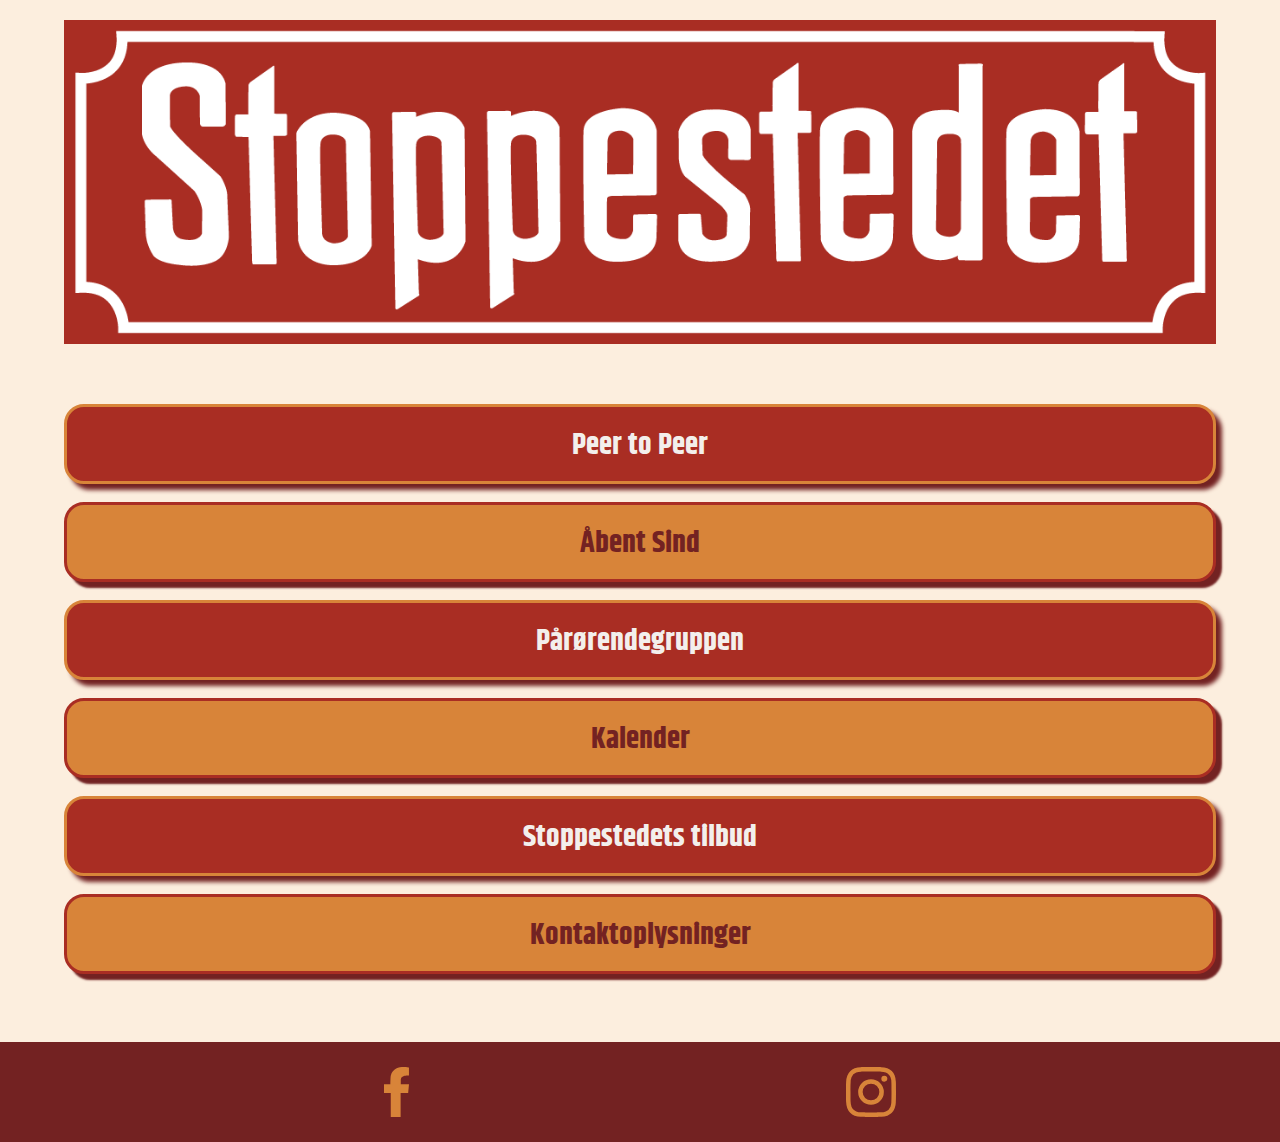
<file: Index.html>
<!doctype html>
<html>
<head>
<meta charset="utf-8">
<meta name="viewport" content="width=device-width, initial-scale=1.0" />
<link rel="stylesheet" type="text/css" href="./style/Style.css" />
<link rel="preconnect" href="https://fonts.gstatic.com">
<link href="https://fonts.googleapis.com/css2?family=Khand:wght@300;400;500;700&display=swap" rel="stylesheet">
<link rel="preconnect" href="https://fonts.gstatic.com">
<link href="https://fonts.googleapis.com/css2?family=Roboto:wght@400;500;700&display=swap" rel="stylesheet">
<title>Stoppestedet</title>
</head>

<body>
	<div class="oversigt" id="oversigt">
		<img class="logo-forsiden" src="./img/stoppestedet.png" alt="Stoppestedets logo">
		<div class="oversigt-boxes">
			
				<div class="oversigt-box"><a href="./html/PeerToPeer.html"><h2>Peer to Peer</h2></a><br>
				</div>
				<br>
				<div class="oversigt-box2"><a href="./html/aabentsind.html"><h2>Åbent Sind</h2></a><br>
				</div>
				<br>
				<div class="oversigt-box"><a href="./html/paaroerendegruppen.html"><h2>Pårørendegruppen</h2></a><br>
				</div>
				<br>
				<div class="oversigt-box2"><a href="./html/Kalender.html"><h2>Kalender</h2></a><br>
				</div>
				<br>
				<div class="oversigt-box"><a href="./html/aktiviteter.html"><h2>Stoppestedets tilbud</h2></a><br>
				</div>
				<br>
				<div class="oversigt-box2"><a href="./html/kontaktoplysninger.html"><h2>Kontaktoplysninger</h2></a>
				</div>
			
		</div>
	</div>
	<br>

	<footer >
		<div class="footer">
		<nav>
			<ul class="footermenu">
				<li><a href="https://www.facebook.com/" target="_blank"><img class="footeritem1" src="./img/Ikoner/face orange.svg"  alt="Facebook forbindelse"></a></li>
				<li><a href="https://www.instagram.com/" target="_blank"><img class="footeritem2" src="./img/Ikoner/insta orange.svg"  alt="Instagram forbindelse"></a></li>
			</ul>
		</nav>
	</div>
	</footer>
</body>
</html>
</file>
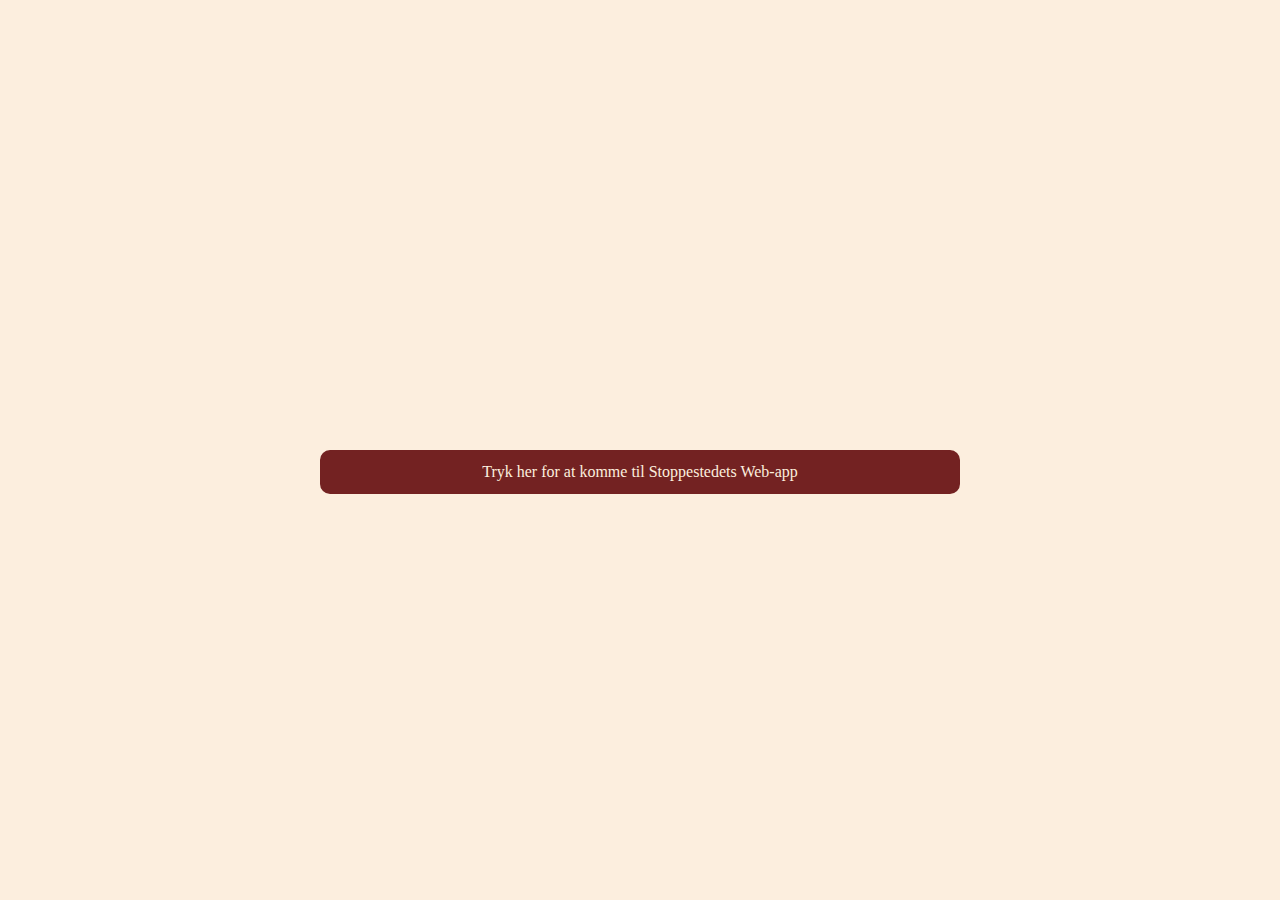
<file: dummystart.html>
<!DOCTYPE html>
<html lang="en">
<head>
    <meta charset="UTF-8">
    <meta name="viewport" content="width=, initial-scale=1.0">
    <link rel="stylesheet" href="./style/Style.css">
    <title>Document</title>
</head>
<body>
    <a href="./html/loading.html" class="dummystart"> Tryk her for at komme til Stoppestedets Web-app</a>
</body>
</html>
</file>
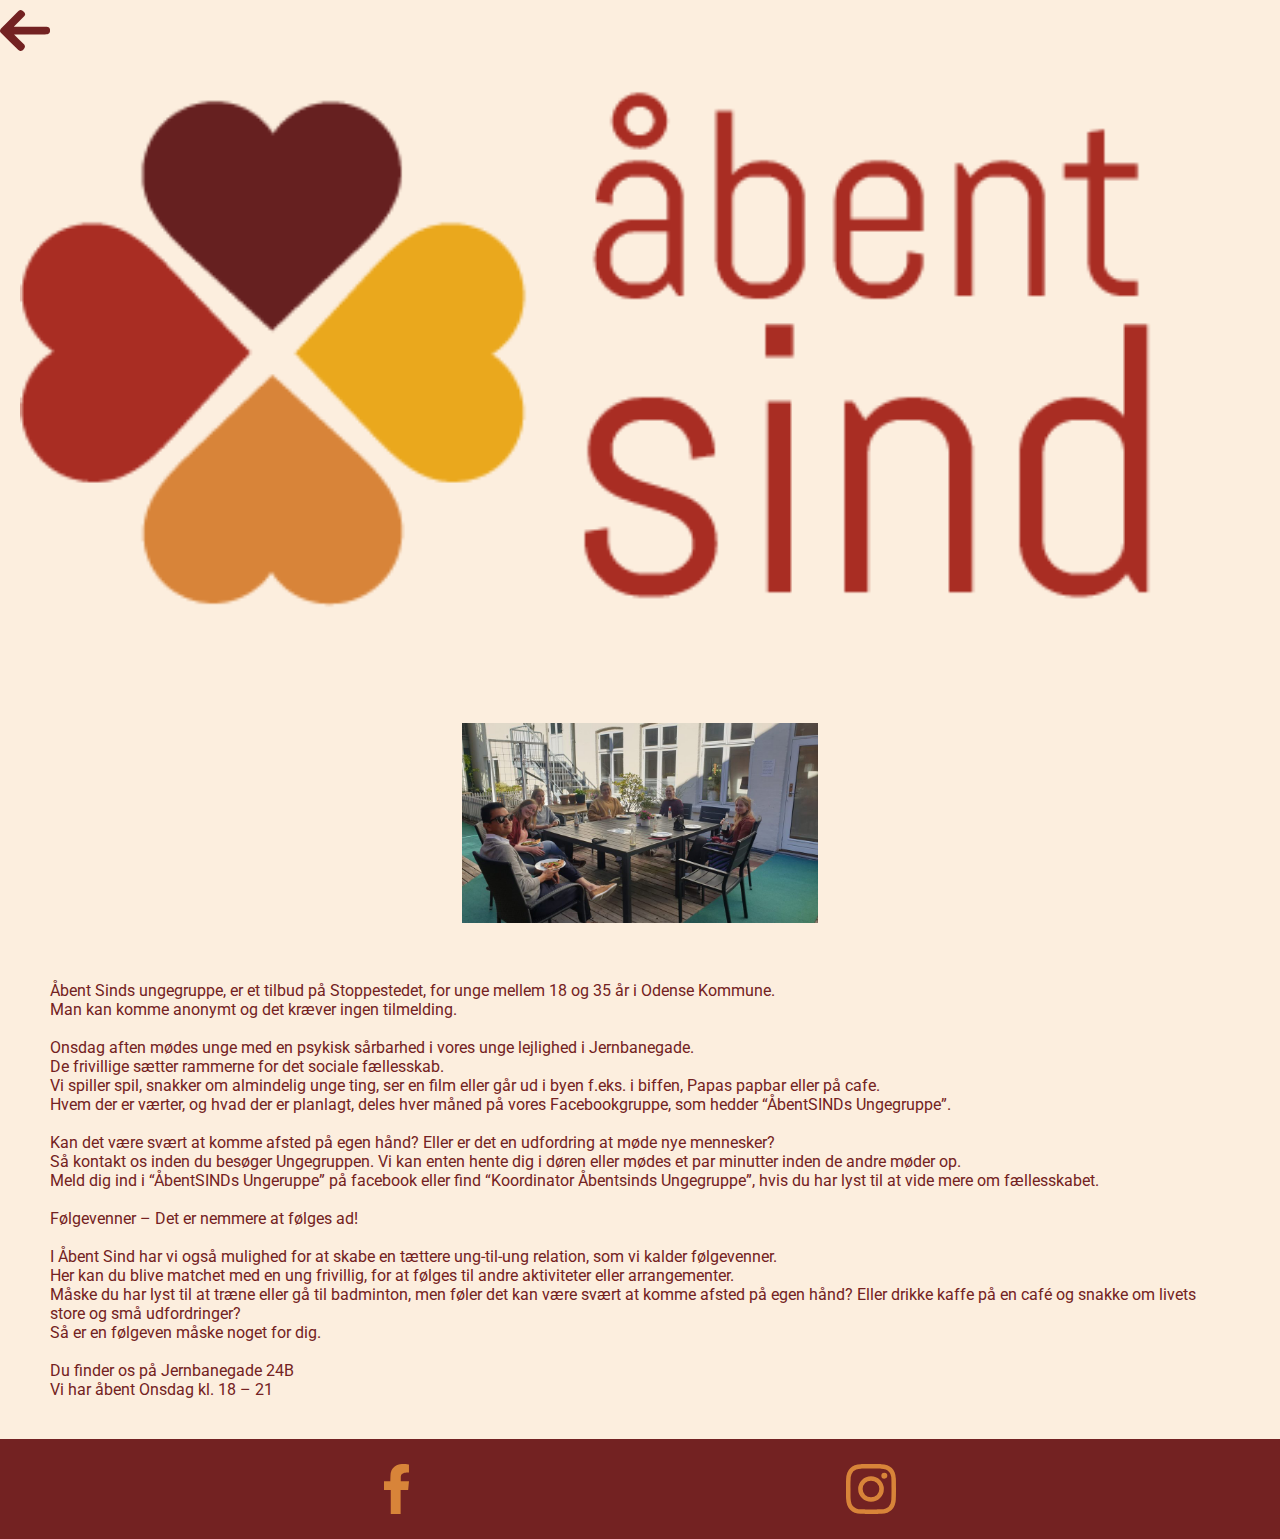
<file: html/aabentsind.html>
<!doctype html>
<html>
<head>
<meta charset="utf-8">
<meta name="viewport" content="width=device-width, initial-scale=1.0" />
<link rel="stylesheet" type="text/css" href="../style/Style.css" />
<link rel="preconnect" href="https://fonts.gstatic.com">
<link href="https://fonts.googleapis.com/css2?family=Khand:wght@300;400;500;700&display=swap" rel="stylesheet">
<link rel="preconnect" href="https://fonts.gstatic.com">
<link href="https://fonts.googleapis.com/css2?family=Roboto:wght@400;500;700&display=swap" rel="stylesheet">
<link rel="preconnect" href="https://fonts.gstatic.com">
<link href="https://fonts.googleapis.com/css2?family=Abel&display=swap" rel="stylesheet">
<title>Åbent Sind</title>
</head>

<body>
	<div class="aabentsind-content"> 
		 
			<a href="../Index.html"><img class="tilbage" src="../img/Ikoner/pil mørk rød.svg" alt="Tilbage knap"></a>
			<img class="aabentsindlogo" src="../img/Logoer/abentsind ny.png"  alt="ÅbentSind logo">
			<br>
			<img class="aabentsind-img" src="../img/UngeUdendørs.jpg" height="200px" alt="Billede af unge fra ungegruppen">
			<br>
			<p class="aabentsind-text">

Åbent Sinds ungegruppe, er et tilbud på Stoppestedet, for unge mellem 18 og 35 år i Odense Kommune. <br>
Man kan komme anonymt og det kræver ingen tilmelding. <br>
<br>
Onsdag aften mødes unge med en psykisk sårbarhed i vores unge lejlighed i Jernbanegade. <br>
De frivillige sætter rammerne for det sociale fællesskab. <br>
Vi spiller spil, snakker om almindelig unge ting, ser en film eller går ud i byen f.eks. i biffen, Papas papbar eller på cafe. <br>
Hvem der er værter, og hvad der er planlagt, deles hver måned på vores Facebookgruppe, som hedder “ÅbentSINDs Ungegruppe”. <br>
<br>
Kan det være svært at komme afsted på egen hånd? Eller er det en udfordring at møde nye mennesker? <br>
Så kontakt os inden du besøger Ungegruppen. 
Vi kan enten hente dig i døren eller mødes et par minutter inden de andre møder op. <br>
Meld dig ind i “ÅbentSINDs Ungeruppe” på facebook eller find “Koordinator Åbentsinds Ungegruppe”, hvis du har lyst til at vide mere om fællesskabet. <br>
<br>
Følgevenner – Det er nemmere at følges ad! <br>
<br>
I Åbent Sind har vi også mulighed for at skabe en tættere ung-til-ung relation, som vi kalder følgevenner. <br>
Her kan du blive matchet med en ung frivillig, for at følges til andre aktiviteter eller arrangementer. <br>
Måske du har lyst til at træne eller gå til badminton, men føler det kan være svært at komme afsted på egen hånd? 
Eller drikke kaffe på en café og snakke om livets store og små udfordringer? <br>
Så er en følgeven måske noget for dig. <br>
<br>
Du finder os på Jernbanegade 24B <br>
Vi har åbent Onsdag kl. 18 – 21

			</p>
		
	</div>
	<footer >
		<div class="footer">
		<nav>
			<ul class="footermenu">
				<li><a href="https://www.facebook.com/" target="_blank"><img class="footeritem1" src="../img/Ikoner/face orange.svg"  alt="Facebook forbindelse"></a></li>
				<li><a href="https://www.instagram.com/" target="_blank"><img class="footeritem2" src="../img/Ikoner/insta orange.svg"  alt="Instagram forbindelse"></a></li>
			</ul>
		</nav>
	</div>
	</footer>
</body>
</html>
</file>
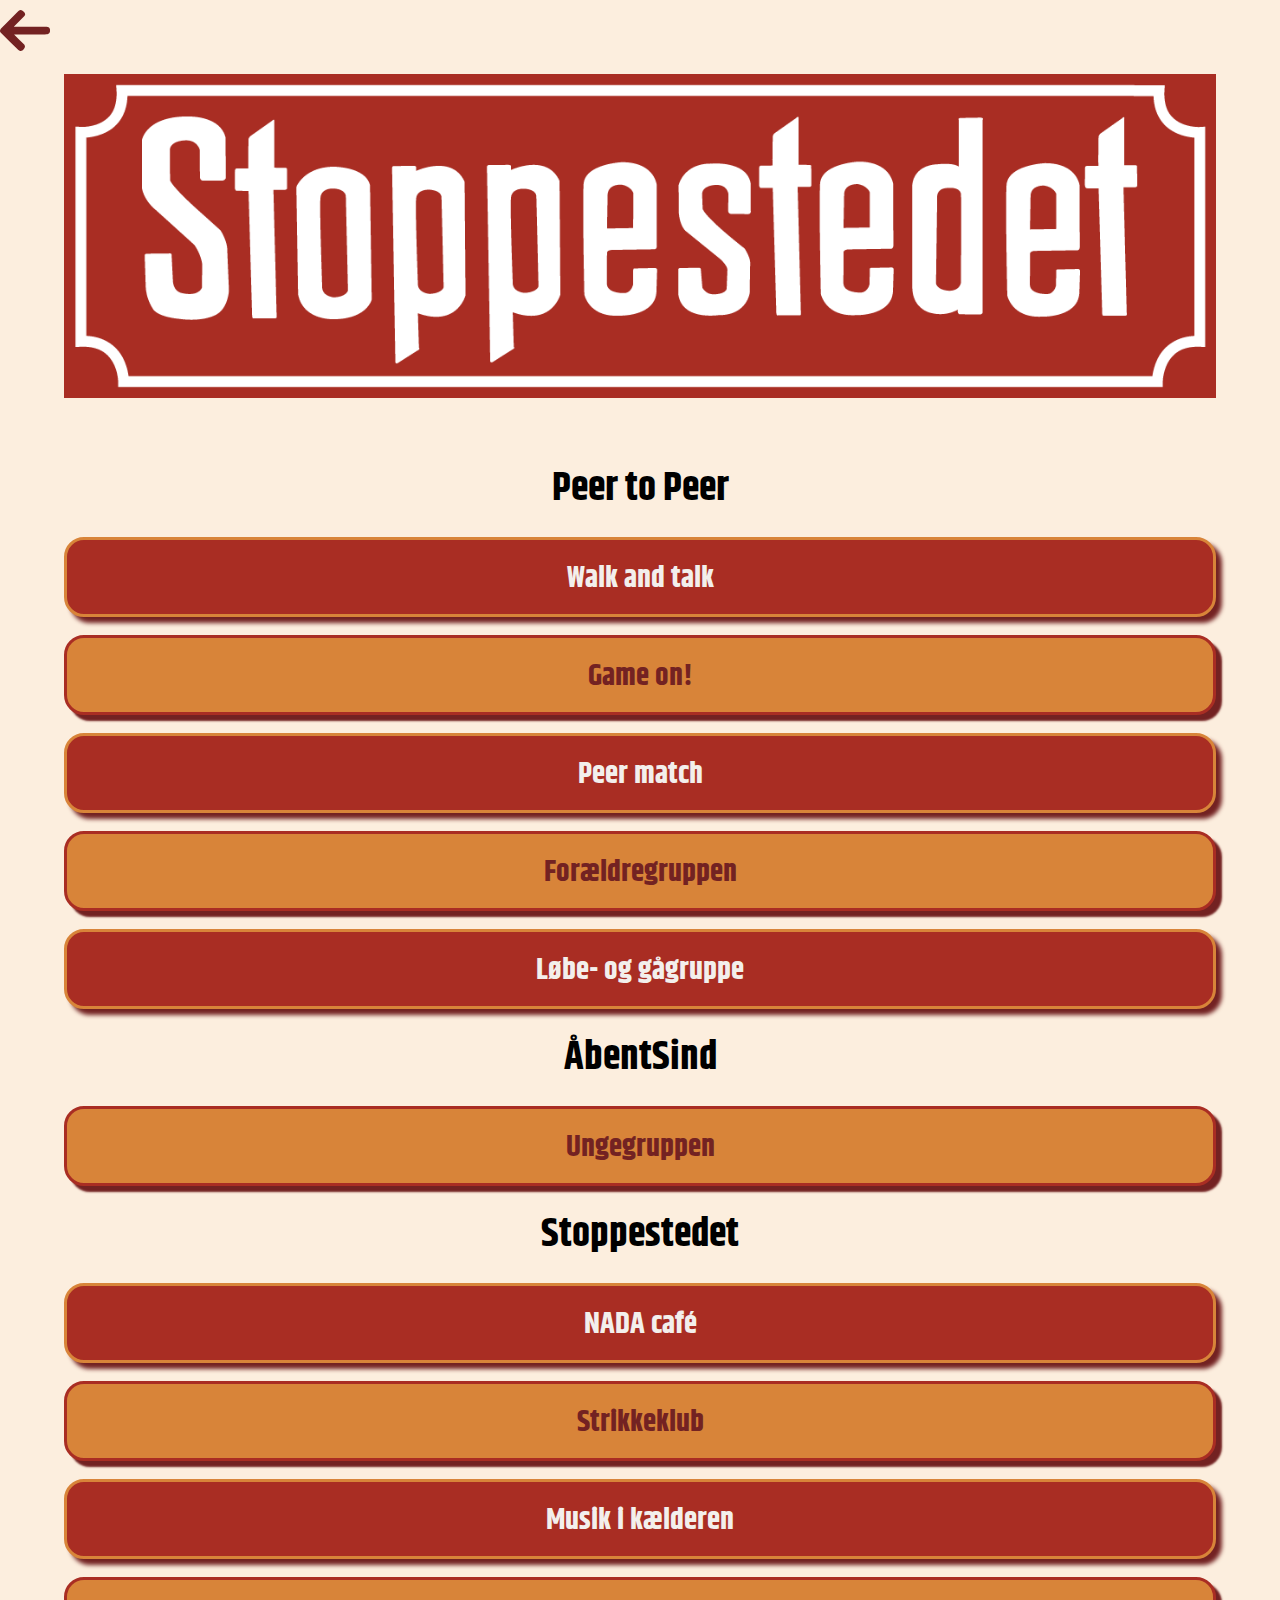
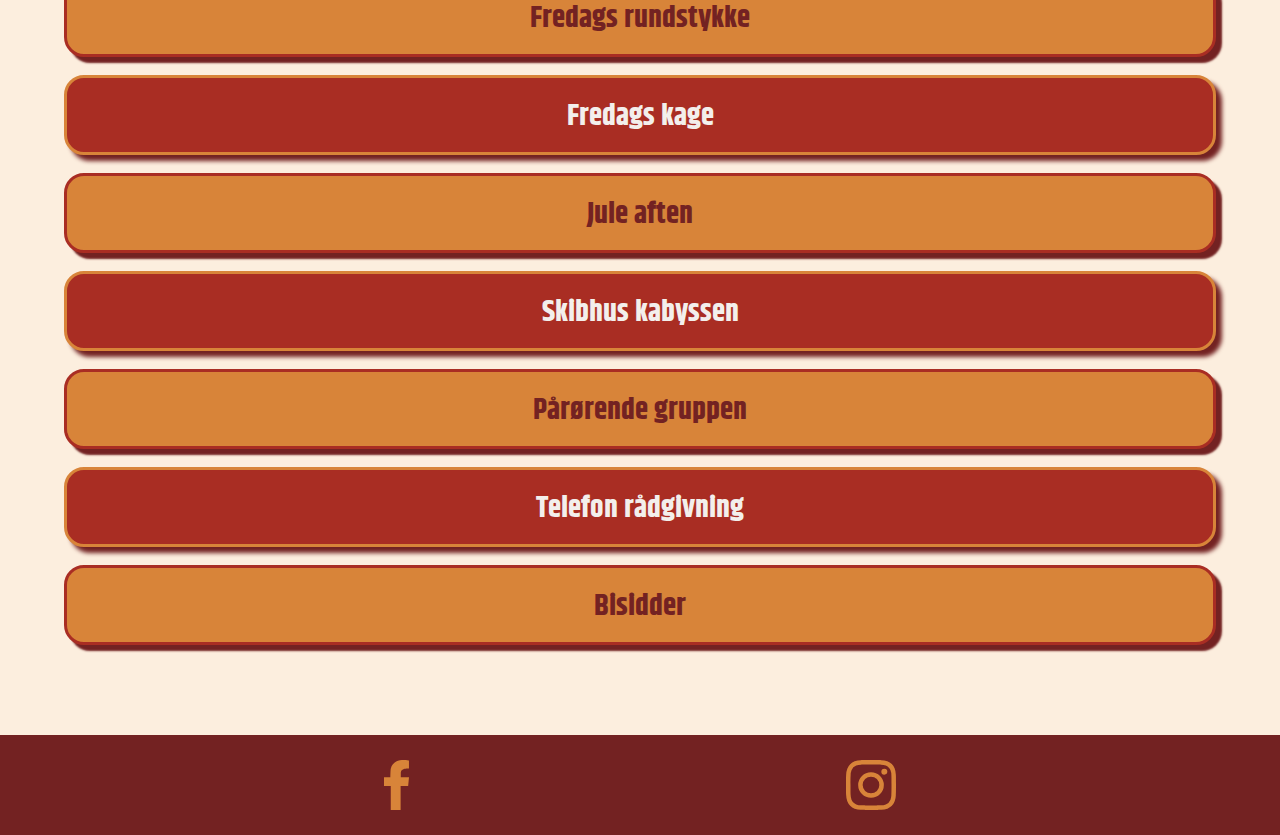
<file: html/aktiviteter.html>
<!doctype html>
<html>
<head>
<meta charset="utf-8">
<meta name="viewport" content="width=device-width, initial-scale=1.0" />
<link rel="stylesheet" type="text/css" href="../style/Style.css" />
<script src="../js/aktiviteter.js"></script>
<link rel="preconnect" href="https://fonts.gstatic.com">
<link href="https://fonts.googleapis.com/css2?family=Khand:wght@300;400;500;700&display=swap" rel="stylesheet">
<link rel="preconnect" href="https://fonts.gstatic.com">
<link href="https://fonts.googleapis.com/css2?family=Roboto:wght@400;500;700&display=swap" rel="stylesheet">
<link rel="preconnect" href="https://fonts.gstatic.com">
<link href="https://fonts.googleapis.com/css2?family=Abel&display=swap" rel="stylesheet">
<title>Stoppestedets tilbud</title>


</head>

<body>
	<div class="aktiviteter-oversigt" id="aktiviteter-oversigt">
		<a href="../Index.html"><img class="tilbage" src="../img/Ikoner/pil mørk rød.svg" alt="Tilbage knap"></a>
		<br>
		<br>
		<br>
		
		<img class="logo" src="../img/stoppestedet.png" alt="Stoppestedets logo">
		<div class="oversigt-boxes">
				<h3>Peer to Peer</h3>
				<br>
				<div class="oversigt-box"><button1 onclick="FoldUd()"><h2>Walk and talk</h2></button1><br>
				</div>
				<div id="EmneIndhold">
					<h1> I Walk and Talk mødes vi til en gåtur. <br>
					Der er ingen tilmelding nødvendigt, man dukker bare op. <br>
					Vi mødes foran Stoppestedet, herfra går vi ca. 4 km. Tempoet er stille og roligt, så alle kan gå med.
					Vi snakker om alt muligt som rør sig i mens vi går. <br>
					Walk and Talk foregår hver torsdag kl. 13:00. <br>
					Efter turen er der mulighed for at drikke en kop kaffe sammen på Stoppestedet.</h1> <br>

<p>
’Walk and Talk’ er en aktivitet oprettet af Jesper Runge. <br>
Han har selv oplevet den gode effekt af det at gå en tur, samtidig med man snakker om tingene. <br>
For ham er det et vidunderligt værktøj, som han gerne vil dele med andre. <br>
Det at komme ud i den friske luft og gå sammen, får en til at åbne op, og bare være. <br>
Turen er smukt i al slags vejr, sommer, efterår, vinter og forår. <br> 
Lige meget om solen skinner, det blæser, det regner eller sner, står Jesper klar til at tage turen med de fremmødte. <br>
Samhørighed og være ude i naturen er i fokus. </p><br>
					</div>
				<br>
				<div class="oversigt-box2"><button2 onclick="FoldUd2()"><h2>Game on!</h2></button2><br>
				</div>
				<div id="EmneIndhold2">
					<h1> 
					Game On! er et sted hvor vi mødes og spiller nørdede brætspil. <br>
					Det foregår i hyggelige rammer på Aktivitetshuset, alle mandage og onsdage fra 18:00 til 21:00. <br>
					Der er åbent for alle psykisk sårbare, det kræver hverken tilladelse eller invitation at være med, man kan bare komme.</h1>
					<br>	 
						
					<p>	Game On! er oprettet af Bobby, som et socialt tilbud til gamere som ham selv. <br>
					Sammen med andre spilglade frivillige inviterer han hver uge indenfor til nørdede brætspil og hygge. <br>
					Her er der varm kaffe på kanden og snacks på bordet. <br>
					Man spiller learning-by-doing, men får masser af gode råd og hjælp undervejs fra de andre spillere omkring bordet. <br>
					Der er rig mulighed for fælles at nørde om et spilunivers som Arkham Horror, men også som ny at blive introduceret til en verden af mere komplicerede brætspil. <br>
					Her er stemningen let og lokalerne lyse. <br>
					Man har lov til bare at være efter bedste evne, og snakken går mest om det næste mulige træk m.m. Samværet er i højsædet. <br>
					<br>
					Der er ikke den store forskel på brætspil og PC-spil, udover at brætspil ikke kan spilles alene. <br>
					Uanset hvor stort et netværk man har online, kan man nemt føle sig ensom og isoleret. <br>
					Derfor har vi lavet et mødested for gamere, hvor vi sammen spiller rundt om et bord, i stedet for alene foran en skærm. <br> </p> 



					</div>
				<br>
				<div class="oversigt-box"><button1 onclick="FoldUd3()"><h2>Peer match</h2></button1><br>
				</div>
				<div id="EmneIndhold3">
					<h1> Peer to Peer Odense søger personer, der er klar til forandring, men har brug for hjælp til at tage det næste skridt. <br>
						Vi har et uddannet team af frivillige, der selv har haft psykisk sygdom tæt inde på livet, der gerne vil dele deres livserfaringer med ligesindet i samme situation. <br>
						Et Peermatch giver mulighed for at sætte ord på følelser, se ting fra nye perspektiver, samt reflektere i samspil med hinanden. <br>
						Matchet er personligt, og er tilpasset den enkeltes behov og interesser. <br>
						I kan mødes til kaffe, gå til badminton eller på museum sammen. <br>
						For at blive matchet skal man være klar til at komme ud hjemmefra, være åben for nye indput og klar til at prøve noget nyt. </h1> 
						<br>
						 <h1>Hvordan kommer jeg i gang</h1>
							<p>Hvis du er klar til et match, skal du kontakte Camilla Hviid, som er koordinator for Peer to Peer, det kan du gøre på e-mail, Messenger eller sms.
							Herefter kontakter hun dig, for at lave en aftale om et møde, du er velkommen til at tage en med til mødet, hvis du har lyst til det.
							Til mødet snakker vi lidt om dig og dine erfaringer med uddannelse, arbejde, sindslidelse og meget andet, men selvfølgelig også om hvad du håber at få ud af et match med en frivillig. 
							Inden vi afslutter mødet, afklare vi gensidigt om vi skal videre med at finde et match. 
							Vi ønsker at matche mennesker som har noget til fælles, og du skal derfor forvente nogen ventetid, inden vi har fundet det rette match til dig. </p>
							
							
							
							<h1>Hvordan starter et match </h1>
							<p> Når vi har fundet en frivillig som vi tror vil være et godt match, lave vi aftale om at I mødes. <br>
								Til mødet skal I hver især fortælle lidt om jer selv og du skal fortæller hvad du ønsker at lave sammen med den frivillige og hvad du håber at få ud af forløbet. <br>
							Den frivillig vil bl.a. fortælle dig hvad vedkommende er god til og hvor meget tid han/hun har. <br> 
							På mødet træffes ikke beslutning om det er det rette match. <br>
							Du og den frivillige vil dagen efter blive kontaktet, for at følge op på om der er et match. <br>
							Når vi har et match, holdes et kort opstartsmøde, hvor I udveksler kontaktoplysninger og får lavet konkrete aftaler om indhold og tidspunkt for det første møde. <br>
							Under hele matchforløbet er der mulighed for at kontakte Frivilligkoordinator, for at få snakket om udforinger eller problemstillinger, ligesom der er løbende opfølgning mellem begge parter. <br>
							Parterne har selv ansvaret for at lave indbyrdes aftaler og løbende afstemme forventninger til deres samvær. <br>
							Et match vare som udgangspunkt 6 måneder, kan dog forlænges en korter periode, hvis det viser sig at give mening.</p>
							
							
							
							<h1>Afgrænsning</h1>

							<nav class="liste">
							<ul>
							<li>For at være med skal man være over 18 år og have psykisk sårbarhed/psykisk lidelse.</li>
							<li>Vi kan ikke garantere et match til alle.</li>
							<li>Da frivillige trækker på egne erfaringer med psykisk sårbarhed har vi erfaret at vi skal kende vores begrænsninger.</li>
						    </ul>
				            </nav>
							
							
							
							<p> Derfor tilbyder vi ikke matchforløb til personer hvor aktivt misbrug, spiseforstyrrelse, autisme eller selvskade er den fremtrædende problemstilling.
							<br>
							Er du i tvivl om det vedrører dig så kontakt Camilla Hviid. </p>
							<br>
				</div>
				<br>
				<div class="oversigt-box2"><button2 onclick="FoldUd4()"><h2>Forældregruppen</h2></button2><br>
				</div>
				<div id="EmneIndhold4">
					

<p>Er du blevet mor eller far inden for de sidste 3 år? <br>
	Har du en psykisk sårbarhed? <br>
	Drømmer du om ligesom jeg, at møde andre forældre i samme situation? I et fællesskab hvor vi f.eks. kan … </p>
<nav class="liste">
	<ul>
		<li>Mødes og dele tanker, bekymringer, viden, opture og snakke i et trygt forum.</li>
		<li>Oparbejde et netværk til store og små sociale aktiviteter.</li>
		<li>Lave temadage om specifikke emner.</li>
		<li>Støtte hinanden i hver vores vej i forældreskabet.</li>
	</ul>
</nav>
	<p>
	Det er en omvæltning at blive forælder for alle. <br>
	Jeg tror, det er vigtigt at vi med psykisk sårbar baggrund finder sammen og støtter hinanden, 
	fordi det nedbryder ensomhed, stigmatisering og skaber bedre vilkår for vores børns opvækst og vores egen fremtidige forældrerolle. <br>
	<br>
	Mit navn er Nina. Jeg har kæmpet med psykisk sygdom og er blevet mor for snart 2 år siden. <br>
	Jeg troede, jeg havde lagt min diagnose bag mig og nu skulle være ”almindelig”, ligesom alle andre forældre. <br>
	Men jeg opdagede en ensomhed, jeg ikke følte jeg havde nogen at dele med 
	og så begyndte mine tanker at kredse omkring et fællesskab for forældre med psykisk sårbar baggrund. <br>
	<br>
	Kom søndag d. 10/10 kl. 10 og lad os starte noget op sammen. <br>
	Jeg står for kaffe, vand og lidt snacks. <br>
	Man bestemmer selv om man vil have sine børn med – det er oplagt og jeg synes det ville være hyggeligt. <br>
	Der er puslemulighed og en baggård til barnevogn. <br>
	<br>
	Mit håb er, at vi kan have et månedligt møde på en fastlagt søndag, 
	helt frivilligt om man slutter sig til hver gang, og så derfra arbejde noget op i fællesskab. <br>
	<br>
	Søg facebookgruppen ”Forældregruppen for psykisk sårbare – Odense” for mere info og for en længere præsentation og blive en del af et online netværk. <br>
	<br>
	Vi mødes her <br>
	CSD – Center for Socialpsykiatrisk Dagtilbud,<br>
	Kochsgade 27, Odense 5000 <br>
	Ind gennem gitterporten og indgang ved skilt med CSD <br>
	<br>
	Har du spørgsmål er du velkommen til at kontakte Frivilligkoordinator Camilla Hviid på 51169665 eller cahv@odense.dk </p>
	<br>
				</div>
				<br>

				<div class="oversigt-box"><button1 onclick="FoldUd5()"><h2>Løbe- og gågruppe</h2></button1><br>
				</div>
				<div id="EmneIndhold5">
					<p> OPTUR har i samarbejde med Peer to Peer Odense startet en løbe/walk'n talk gruppe. <br>
						<br>
						Tilbuddet bliver drevet af frivillige brugere af OPTUR og Peer-to-Peer Odense og henvender sig til folk med psykisk sårbarhed og tilbudddet kræver ikke visitation eller medlemssbab af OPTUR. <br>
						<br>
						1-2 frivillige står for løbedelen, og tilbyder at støtte op om helt nystartede løbere, såvel som mere erfarne. <br>
						Det vil være en løbe/lunte ture fra 2-5 km.
						<br>
						Walk 'n´talk gruppen går ad å-stien ud til zoo eller lidt længere og vender om og går tilbage til udgangspunktet. <br>
					    <br>
						Efter turen er der mulighed for at sidde og hygge og snakke en stund. </p>
					<br>
				</div>
				<br>

				<h3>ÅbentSind</h3>
				<br>
				<div class="oversigt-box2"><button2 onclick="FoldUd6()"><h2>Ungegruppen</h2></button2><br>
				</div>
				<div id="EmneIndhold6">
					<h1> Åbent Sind </h1> 
					
					<p>Åbent Sinds ungegruppe, er et tilbud på Stoppestedet, for unge mellem 18 og 35 år i Odense Kommune. <br>
						Man kan komme anonymt og det kræver ingen tilmelding. <br>
						<br>
						Onsdag aften mødes unge med en psykisk sårbarhed i vores unge lejlighed i Jernbanegade. 
						De frivillige sætter rammerne for det sociale fællesskab. <br>
						Vi spiller spil, snakker om almindelig unge ting, ser en film eller går ud i byen f.eks. i biffen, Papas papbar eller på cafe. <br>
						Hvem der er værter, og hvad der er planlagt, deles hver måned på vores Facebookgruppe, som hedder “ÅbentSINDs Ungegruppe”. <br>
						<br>
						Kan det være svært at komme afsted på egen hånd? Eller er det en udfordring at møde nye mennesker? <br>
						Så kontakt os inden du besøger Ungegruppen. <br>
						Vi kan enten hente dig i døren eller mødes et par minutter inden de andre møder op. <br>
						Meld dig ind i “ÅbentSINDs Ungeruppe” på facebook eller find “Koordinator Åbentsinds Ungegruppe”, hvis du har lyst til at vide mere om fællesskabet. </p> <br>
						<br>
						<h1>Følgevenner – Det er nemmere at følges ad! </h1>
						
						<p>I Åbent Sind har vi også mulighed for at skabe en tættere ung-til-ung relation, som vi kalder følgevenner. <br>
							Her kan du blive matchet med en ung frivillig, for at følges til andre aktiviteter eller arrangementer. <br>
							Måske du har lyst til at træne eller gå til badminton, men føler det kan være svært at komme afsted på egen hånd? 
							Eller drikke kaffe på en café og snakke om livets store og små udfordringer? <br>
							Så er en følgeven måske noget for dig. <br>
							<br>
							Du finder os på Jernbanegade 24B <br>
						Vi har åbent Onsdag kl. 18 – 21 </p>
					<br>
				</div>
				<br>

				<h3>Stoppestedet</h3>
				<br>

				<div class="oversigt-box"><button1 onclick="FoldUd7()"><h2>NADA café</h2></button1><br>
				</div>
				<div id="EmneIndhold7">
					
					<p>
						NADA er mindfull behandling med akupunktturnåle <br>
						<br>
						<br>
						Mandage kl. 11, 12 & 15 <br>
						<br>
						Onsdage kl. 11, 12 & 15 <br>
						<br>
						Torsdage kl. 11, 12 & 15 <br>
						<br>
						Fredage kl. 12 & 13. <br>
						<br>
						Pris: 5 kr <br>
						<br>
						Husk at bestille tid på de faste tidspunkter på <br>
						Tlf.:  66 19 02 65</p>
					<br>
				</div>
				<br>

				<div class="oversigt-box2"><button2 onclick="FoldUd8()"><h2>Strikkeklub</h2></button2><br>
				</div>
				<div id="EmneIndhold8">
					
					<p>
						For alle <br>
						nybegynder som øvet <br>
						<br>
						Onsdag kl. 12</p>
					<br>
				</div>
				<br>

                <div class="oversigt-box"><button1 onclick="FoldUd9()"><h2>Musik i kælderen</h2></button1><br>
				</div>
				<div id="EmneIndhold9">
					
					<p> Vi har musikinstrumenter i kælderen som alle gerne må benytte sig af.</p>
					<br>
				</div>
				<br>

				<div class="oversigt-box2"><button2 onclick="FoldUd10()"><h2>Fredags rundstykke</h2></button2><br>
				</div>
				<div id="EmneIndhold10">
					<p>Hver fredag kan du komme ind i cafeen og spise et rundstykke med ost til 10 kr.</p>
					<br>
				</div>
				<br>

				

				<div class="oversigt-box"><button1 onclick="FoldUd11()"><h2>Fredags kage</h2></button1><br>
				</div>
				<div id="EmneIndhold11">
					<p>Hver fredags serveres der  kage i cafeen</p>
					<br>
				</div>
				<br>

				<div class="oversigt-box2"><button2 onclick="FoldUd12()"><h2>Jule aften</h2></button2><br>
				</div>
				<div id="EmneIndhold12">
					<br>
					<p> Vi planlægger i øjeblikket juleaften for op til 30 personer. <br>
						Tilmelding er nødvendig, så kontakt personalet på stoppestedet, hvis du er interesseret. <br>
						<br>
						
					</p>
					<br>
				</div>
				<br>

				<div class="oversigt-box"><button1 onclick="FoldUd13()"><h2>Skibhus kabyssen</h2></button1><br>
				</div>
				<div id="EmneIndhold13">
					
					<p>Kabyssen er en spiseklub for sindslidende og personer med andre psykosociale problemtikker. <br>
						<br>
						Kabyssen drives af frivillige, og de gæster, der har lyst til at hjælpe til med det praktiske. <br>
						Tilbuddet er åbent for alle, og kræver derfor ingen tilmelding. <br>
						Vi mødes tirsdag mellem kl. 17 og 20, og du kan spise med for 30 kr. <br>
						Du finder os i Kochsgade 29 i gården på 1. sal. </p>
					<br>
				</div>
				<br>

				<div class="oversigt-box2"><button2 onclick="FoldUd14()"><h2>Pårørende gruppen</h2></button2><br>
				</div>
				<div id="EmneIndhold14">
					
					<p>Er du familiemedlem eller en anden person, der står den sindslidende nær, og har du lyst til at mødes med andre pårørende? <br>
						Vi etablerer løbende grupper for pårørende, hvor man mødes anonymt ca. ti gange og deler udfordringer og erfaringer. <br>
						<br>
						Du kan kontakte vores koordinator, hvis du vil vide mere. <br>
						<br>
						Koordinator: Torben Haagerup <br>
						<br>
						Telefon: 22 96 28 82 <br>
						E-mail: info@stoppestedet.dk </p>
					<br>
				</div>
				
				<br>

				<div class="oversigt-box"><button1 onclick="FoldUd15()"><h2>Telefon rådgivning</h2></button1><br>
				</div>
				<div id="EmneIndhold15">
					
					<p>Stoppestedet bidrager til den landsdækkende telefonrådgivning under SIND. <br>
						Sind telefonrådgivning er et tilbud til mennesker med sindslidelse eller psykosociale problematikker og deres pårørende. <br>
						<br>
						Rådgivningen er anonym og varetages af frivillige medarbejdere og er for mennesker i krise, sindslidende, deres pårørende, venner, kollegaer mm. <br>
						<br>
						Du kan ringe på 70 23 27 50 <br>
						Hverdage: 11.00 – 22.00 <br>
						<br>
						Søn-/helligdag: 17.00 – 22.00 <br>
						<br>
						Lørdag lukket. <br>
					<br>
					<br>
					Læs mere på sind.dk 
				</p>
					<br>
				</div>
				<br>

				<div class="oversigt-box2"><button2 onclick="FoldUd16()"><h2>Bisidder</h2></button2><br>
				</div>
				<div id="EmneIndhold16">
				
					<p>Hvis du skal møde med det offentlige, har du ret til at have en bisidder ved din side – og du bestemmer selv, 
						hvem det skal være. <br>
						<br>
						Forvaltningsloven giver ret til at have én person med, når du skal til møde med en myndighed, 
						hvilket for nogle kan være rigtig rart, hvis en sag er indviklet, hvis du er nervøs, 
						eller hvis du simpelthen bare føler dig mere tryg ved, at der er en ekstra person med. <br> 
						Du kan læse mere om bisiddertilbuddet på sind.dk <br>
						<br>
						Har du brug for en bisidder eller mere rådgivning i forhold til emnet, kan du ringe på: <br>
						<br>
						Telefon: 70 23 27 50 <br>
						kl. 11-22 på hverdage <br> 
						kl. 18-22 om søndagen. <br>
						<br>
						Lørdag er telefonrådgivningen lukket.
						
						 </p>
					<br>
				</div>
		</div>
		</div>
	
	<br>
	<br>
	<br>
	<br>
	<br>
	
	<footer >
		<div class="footer">
		<nav>
			<ul class="footermenu">
				<li><a href="https://www.facebook.com/" target="_blank"><img class="footeritem1" src="../img/Ikoner/face orange.svg"  alt="Facebook forbindelse"></a></li>
				<li><a href="https://www.instagram.com/" target="_blank"><img class="footeritem2" src="../img/Ikoner/insta orange.svg"  alt="Instagram forbindelse"></a></li>
			</ul>
		</nav>
	</div>
	</footer>
</body>
</html>
</file>
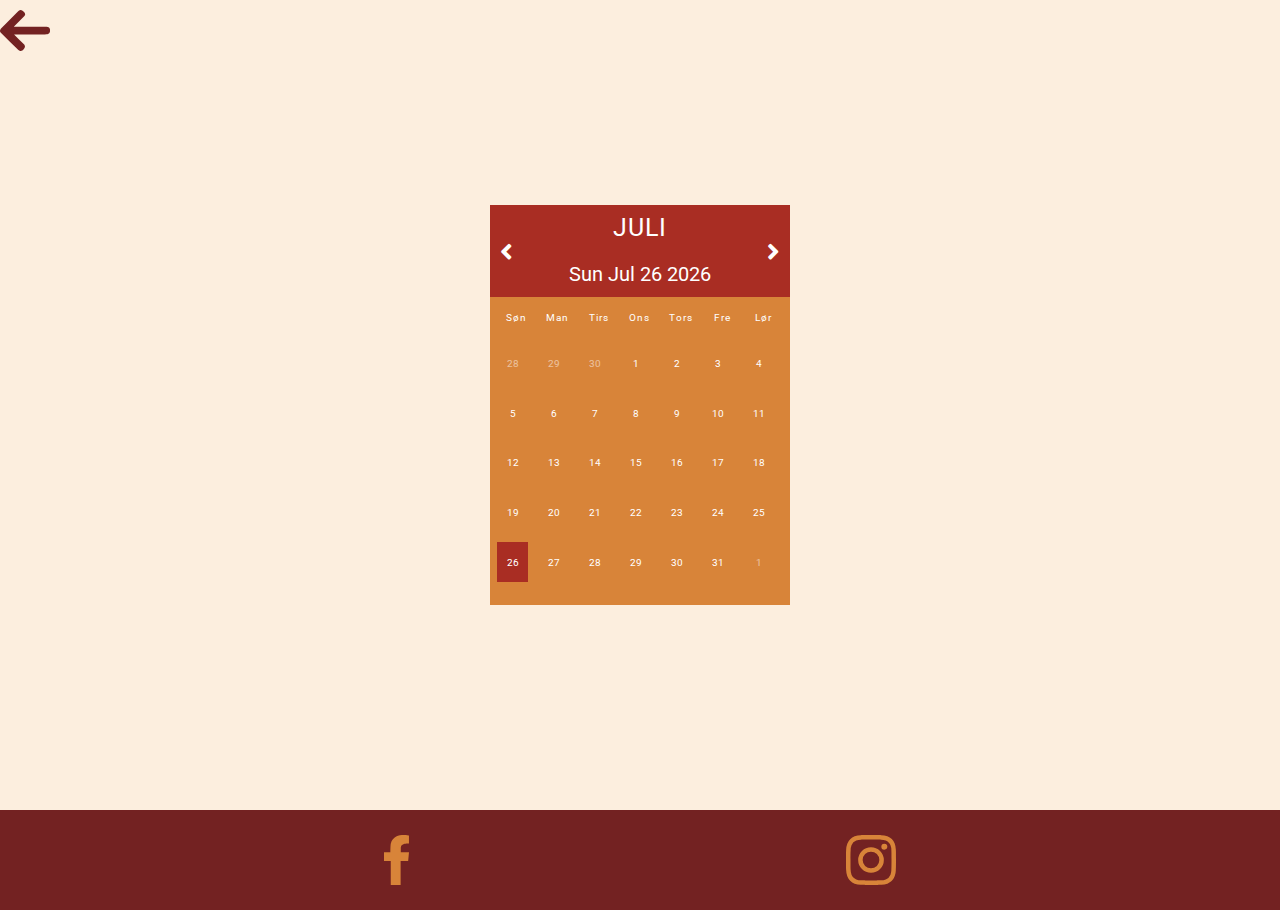
<file: html/Kalender.html>
<!doctype html>
<html>
<head>
<meta charset="utf-8">
<meta name="viewport" content="width=device-width, initial-scale=1.0" />
<link rel="preconnect" href="https://fonts.gstatic.com">
<link href="https://fonts.googleapis.com/css2?family=Khand:wght@300;400;500;700&display=swap" rel="stylesheet">
<link rel="preconnect" href="https://fonts.gstatic.com">
<link href="https://fonts.googleapis.com/css2?family=Roboto:wght@400;500;700&display=swap" rel="stylesheet">
<link rel="preconnect" href="https://fonts.gstatic.com">
<link href="https://fonts.googleapis.com/css2?family=Abel&display=swap" rel="stylesheet">

<link rel="stylesheet" href="../style/kalender style.css"/>
<link rel="stylesheet" href="https://cdnjs.cloudflare.com/ajax/libs/font-awesome/5.13.0/css/all.min.css"/>	
	
<title>Kalender</title>
</head>

<body>
  <a href="../Index.html"><img class="tilbage" src="../img/Ikoner/pil mørk rød.svg" alt="Tilbage knap"></a>
	 <div class="container">
      <div class="calendar">
        <div class="month">
          <i class="fas fa-angle-left prev"></i>
          <div class="date">
<h1></h1>
<p></p>
</div>
<i class="fas fa-angle-right next"></i>


        </div>
        <div class="weekdays">
          <div>Søn</div>
          <div>Man</div>
          <div>Tirs</div>
          <div>Ons</div>
          <div>Tors</div>
          <div>Fre</div>
          <div>Lør</div>
        </div>
        <div class="days"></div>
      </div>
    </div>

    <script src="../js/kalender.js"></script>
	
    <footer >
      <div class="footer">
      <nav>
        <ul class="footermenu">
          <li><a href="https://www.facebook.com/" target="_blank"><img class="footeritem1" src="../img/Ikoner/face orange.svg"  alt="Facebook forbindelse"></a></li>
          <li><a href="https://www.instagram.com/" target="_blank"><img class="footeritem2" src="../img/Ikoner/insta orange.svg"  alt="Instagram forbindelse"></a></li>
        </ul>
      </nav>
    </div>
    </footer>
</body>
</html>
</file>
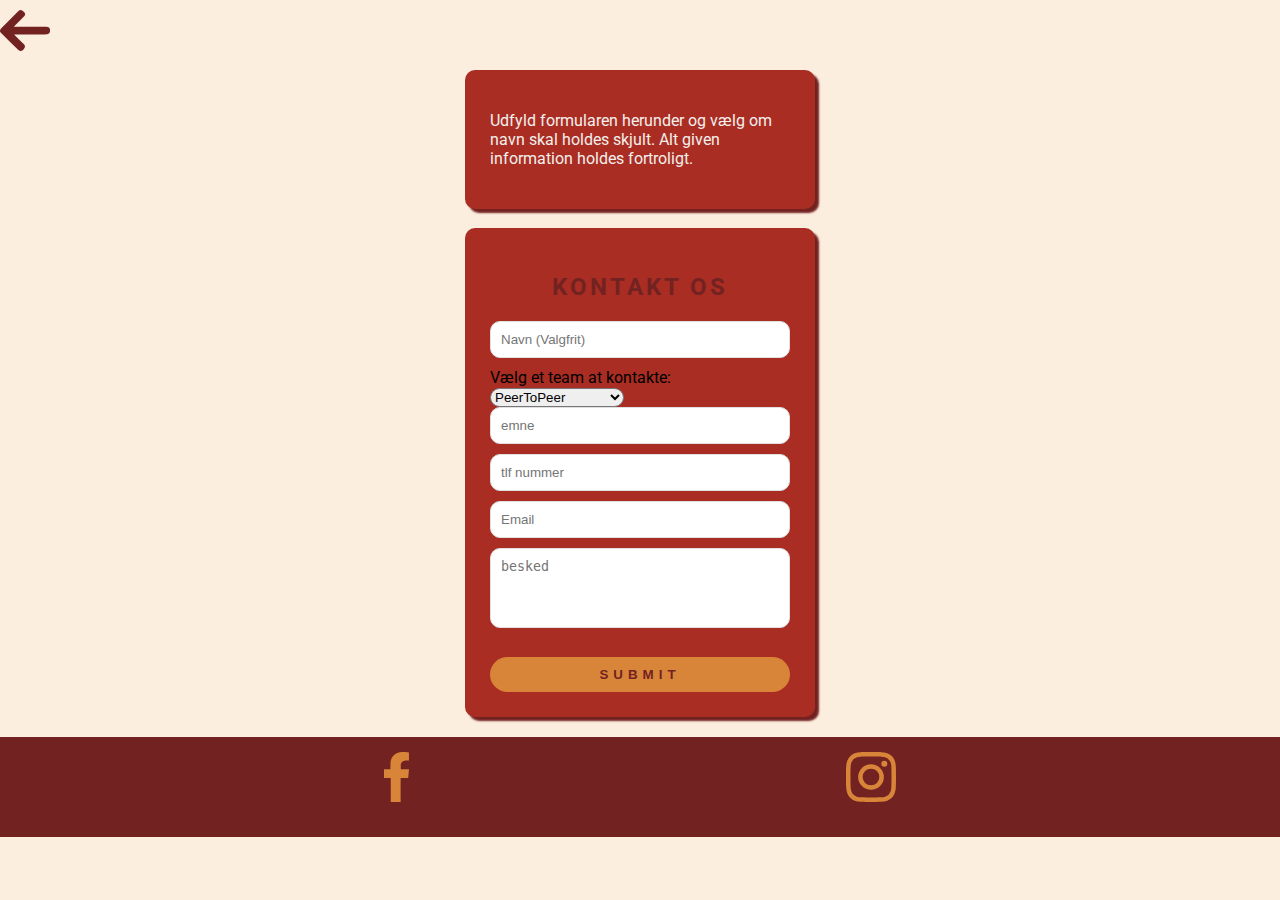
<file: html/kontaktoplysninger.html>
<!doctype html>
<html>
<head>
<meta charset="utf-8">
<meta name="viewport" content="width=device-width, initial-scale=1.0" />
<link rel="stylesheet" type="text/css" href="../style/kontaktoplysninger.css" />
<script src="../js/kontaktoplysninger.js"></script>
<link rel="preconnect" href="https://fonts.gstatic.com">
<link href="https://fonts.googleapis.com/css2?family=Khand:wght@300;400;500;700&display=swap" rel="stylesheet">
<link rel="preconnect" href="https://fonts.gstatic.com">
<link href="https://fonts.googleapis.com/css2?family=Roboto:wght@400;500;700&display=swap" rel="stylesheet">
<title>Kontaktoplysninger</title>
</head>

<body>
	<a href="../Index.html"  ><img class="tilbage" src="../img/Ikoner/pil mørk rød.svg"  alt="Tilbage knap"></a>
	<div class="description-box">
			<p> Udfyld formularen herunder og vælg om navn skal holdes skjult. Alt given information holdes fortroligt. </p>
	</div>
	<br>
	<div class="contact-form">
  		<h2>Kontakt os</h2>
  		<div id="fejl-besked">
  		</div>
  		<form action="" id="myform" onsubmit = "return validate();">
    		<div class="input_field">
        		<input type="text" placeholder="Navn (Valgfrit)" id="navn">
   	 		</div>
			<label for="dropdown">Vælg et team at kontakte:</label>
			<select id="dropdown" name="dropdown">
  				<option value="Peer-kontakt">PeerToPeer</option>
  				<option value="aabent-kontakt">ÅbentSind</option>
  				<option value="gruppe-kontakt">Pårørendegruppen</option>
  				<option value="stoppestedet-kontakt">Stoppestedet</option>
			</select>
			<br>
    		<div class="input_field">
        		<input type="text" placeholder="emne" id="emne">
   			</div>
			
			
    		<div class="input_field">
       	 		<input type="text" placeholder="tlf nummer" id="tlf nummer">
    		</div>
    		<div class="input_field">
        		<input type="text" placeholder="Email" id="email">
    		</div>
    		<div class="input_field">
        		<textarea placeholder="besked" id="besked"></textarea>
    		</div>
    		<div class="btn">
        		<input type="submit">
    		</div>
  		</form>
	</div>
	<footer >
		<div class="footer">
		<nav>
			<ul class="footermenu">
				<li><a href="https://www.facebook.com/" target="_blank"><img class="footeritem1" src="../img/Ikoner/face orange.svg"  alt="Facebook forbindelse"></a></li>
				<li><a href="https://www.instagram.com/" target="_blank"><img class="footeritem2" src="../img/Ikoner/insta orange.svg"  alt="Instagram forbindelse"></a></li>
			</ul>
		</nav>
	</div>
	</footer>
</body>
</html>
</file>
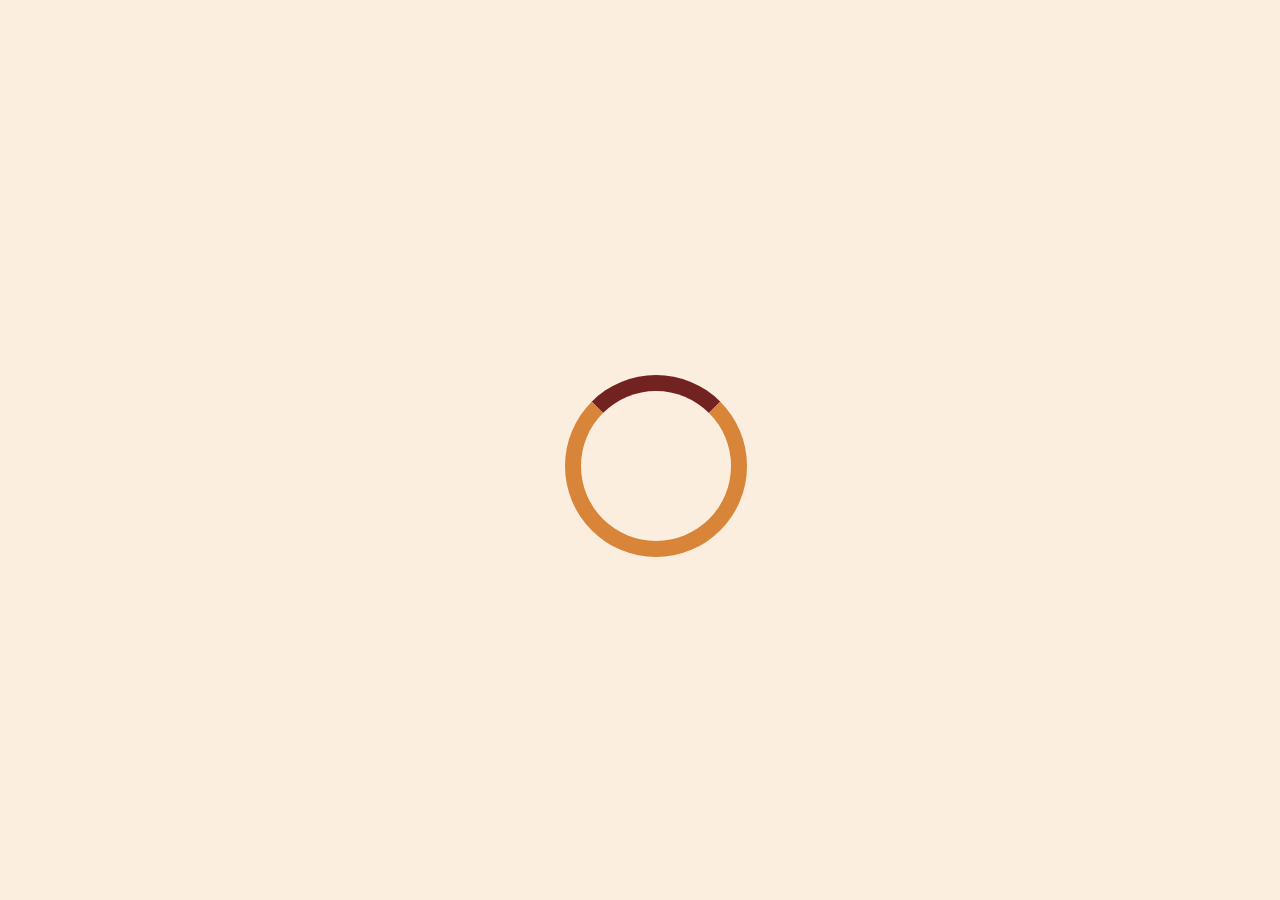
<file: html/loading.html>
<!DOCTYPE html>
<html lang="en">
<head>
    <meta charset="UTF-8">
    <meta name="viewport" content="width=device-width, initial-scale=1.0">
    <script src="../js/loading.js"></script>
    <link rel="stylesheet" href="../style/loading.css">
    <title>Velkommen</title>
</head>

<body onload="loading()" style="margin:0;"> 
    <div id="loader"></div>

<div style="display:none;" id="myDiv" class="animate-bottom">
  <h2>
<br>
<br>
<br>

Velkommen til Stoppestedet <br> Odense </h2>
<br>
<br>

<p>
Her i appen finder du information om de forskellige dele af stoppestedet og hvad de hver især har af tilbud og aktiviteter. <br>
Du finder også en kalender med mulighed for tilmelding til flere af tilbuddene.
</p>
 <br>
 <br>
 <br>



<a href="../Index.html" class="start"> <h2>Videre</h2> </a>
</div>
</body>
</html>
</file>
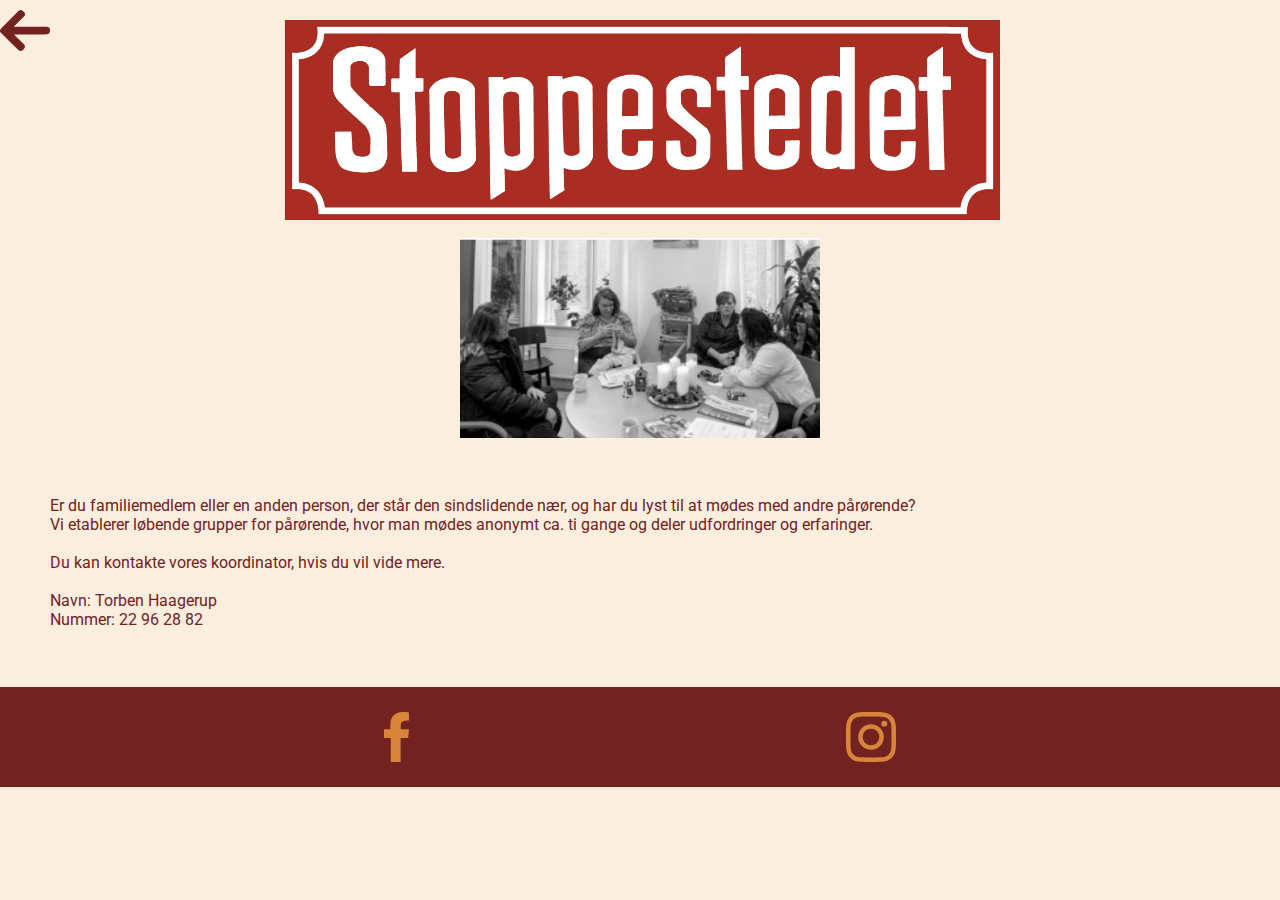
<file: html/paaroerendegruppen.html>
<!doctype html>
<html>
<head>
<meta charset="utf-8">
<meta name="viewport" content="width=device-width, initial-scale=1.0" />
<link rel="stylesheet" type="text/css" href="../style/Style.css" />
<link rel="preconnect" href="https://fonts.gstatic.com">
<link href="https://fonts.googleapis.com/css2?family=Khand:wght@300;400;500;700&display=swap" rel="stylesheet">
<link rel="preconnect" href="https://fonts.gstatic.com">
<link href="https://fonts.googleapis.com/css2?family=Roboto:wght@400;500;700&display=swap" rel="stylesheet">
<title>Pårørendegruppen</title>
</head>

<body>
	<div class="paaroerendegruppen-content"> 
		<div> 	
			<a href="../Index.html"><img class="tilbage" src="../img/Ikoner/pil mørk rød.svg" alt="Tilbage knap"></a>
			<img class="logo" src="../img/Logoer/stoppestedet logo.svg" height="200px" alt="stoppestedets logo">
			<br>
			<img class="paaroerendegruppen-img" src="../img/Strikkeklub.png" height="200px" alt="Billede af Kvinder på Stoppestedet">
			<br>
			<p class="paaroerendegruppen-text">
Er du familiemedlem eller en anden person, der står den sindslidende nær, og har du lyst til at mødes med andre pårørende? <br>
Vi etablerer løbende grupper for pårørende, hvor man mødes anonymt ca. ti gange og deler udfordringer og erfaringer. <br>
<br>
Du kan kontakte vores koordinator, hvis du vil vide mere. <br>
<br>
Navn: Torben Haagerup <br>
Nummer: 22 96 28 82
			</p>
		</div>
	</div>
	<br>
	<footer >
		<div class="footer">
		<nav>
			<ul class="footermenu">
				<li><a href="https://www.facebook.com/" target="_blank"><img class="footeritem1" src="../img/Ikoner/face orange.svg"  alt="Facebook forbindelse"></a></li>
				<li><a href="https://www.instagram.com/" target="_blank"><img class="footeritem2" src="../img/Ikoner/insta orange.svg"  alt="Instagram forbindelse"></a></li>
			</ul>
		</nav>
	</div>
	</footer>

</body>
</html>
</file>
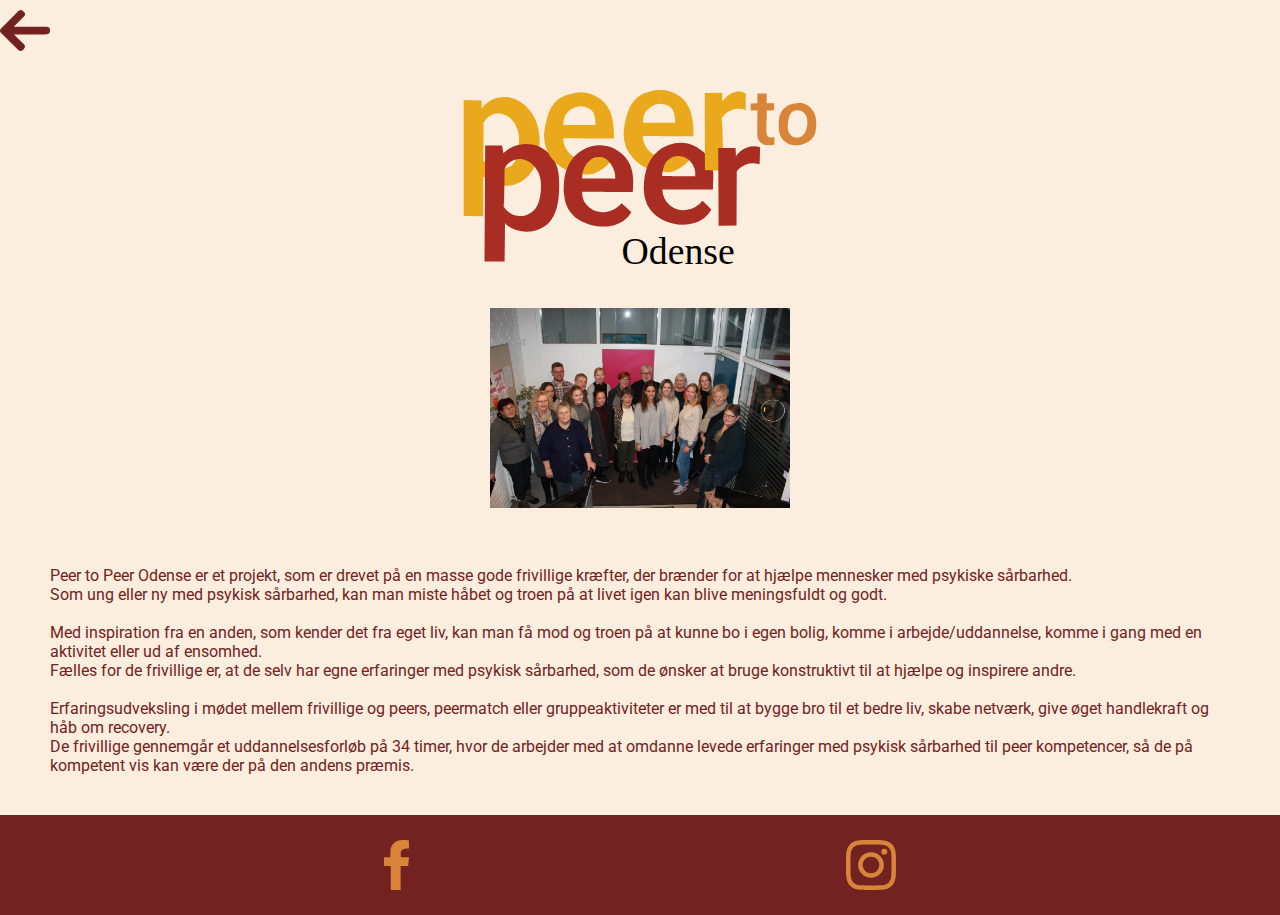
<file: html/PeerToPeer.html>
<!doctype html>
<html>
<head>
<meta charset="utf-8">
<meta name="viewport" content="width=device-width, initial-scale=1.0"/>
<link rel="stylesheet" type="text/css" href="../style/Style.css"/>
<link rel="preconnect" href="https://fonts.gstatic.com">
<link href="https://fonts.googleapis.com/css2?family=Khand:wght@300;400;500;700&display=swap" rel="stylesheet">
<link rel="preconnect" href="https://fonts.gstatic.com">
<link href="https://fonts.googleapis.com/css2?family=Roboto:wght@400;500;700&display=swap" rel="stylesheet">
<title>Peer to Peer</title>
</head>

<body>
	<a href="../Index.html"><img class="tilbage" src="../img/Ikoner/pil mørk rød.svg" alt="Tilbage knap"></a>
	<div class="peer-content"> 	
		<img class="peerlogo" src="../img/Logoer/peer to peer.svg" height="200px " alt="PeerToPeer logo">
		<br>
		<img class="peertopeer-img" src="../img/Frivillige.jpg" height="200px" alt="Billede af de frivillige på Stoppestedet">
		<br>
		<p class="peer-text">

Peer to Peer Odense er et projekt, som er drevet på en masse gode frivillige kræfter, 
der brænder for at hjælpe mennesker med psykiske sårbarhed. <br>

Som ung eller ny med psykisk sårbarhed, kan man miste håbet og troen på at livet igen kan blive meningsfuldt og godt. <br> 
<br>
Med inspiration fra en anden, som kender det fra eget liv, 
kan man få mod og troen på at kunne bo i egen bolig, komme i arbejde/uddannelse, komme i gang med en aktivitet eller ud af ensomhed. <br>
Fælles for de frivillige er, at de selv har egne erfaringer med psykisk sårbarhed, 
som de ønsker at bruge konstruktivt til at hjælpe og inspirere andre. <br>
<br>
Erfaringsudveksling i mødet mellem frivillige og peers, 
peermatch eller gruppeaktiviteter er med til at bygge bro til et bedre liv, 
skabe netværk, give øget handlekraft og håb om recovery. <br>
De frivillige gennemgår et uddannelsesforløb på 34 timer, 
hvor de arbejder med at omdanne levede erfaringer med psykisk sårbarhed til peer kompetencer, 
så de på kompetent vis kan være der på den andens præmis.
		</p>
	</div>
	<footer >
		<div class="footer">
		<nav>
			<ul class="footermenu">
				<li><a href="https://www.facebook.com/" target="_blank"><img class="footeritem1" src="../img/Ikoner/face orange.svg"  alt="Facebook forbindelse"></a></li>
				<li><a href="https://www.instagram.com/" target="_blank"><img class="footeritem2" src="../img/Ikoner/insta orange.svg"  alt="Instagram forbindelse"></a></li>
			</ul>
		</nav>
	</div>
	</footer>
		
	
</body>
</html>
</file>
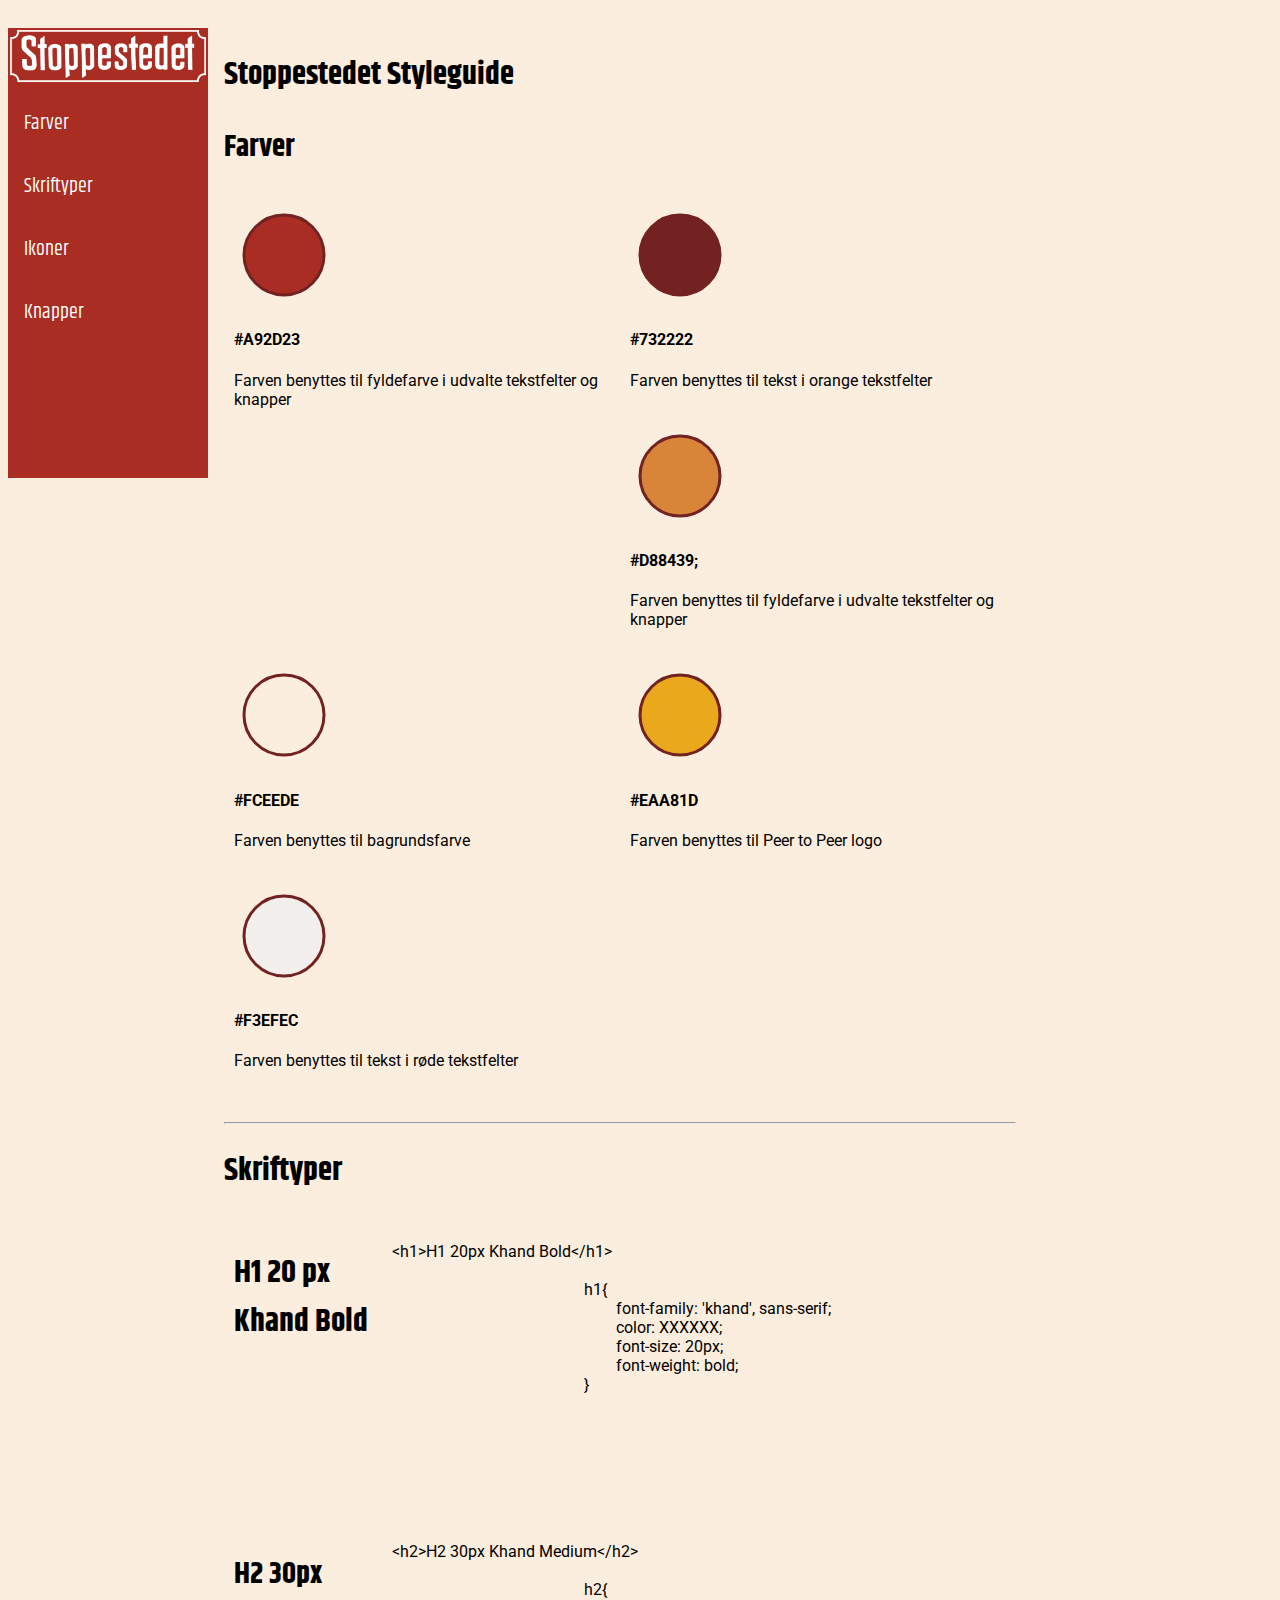
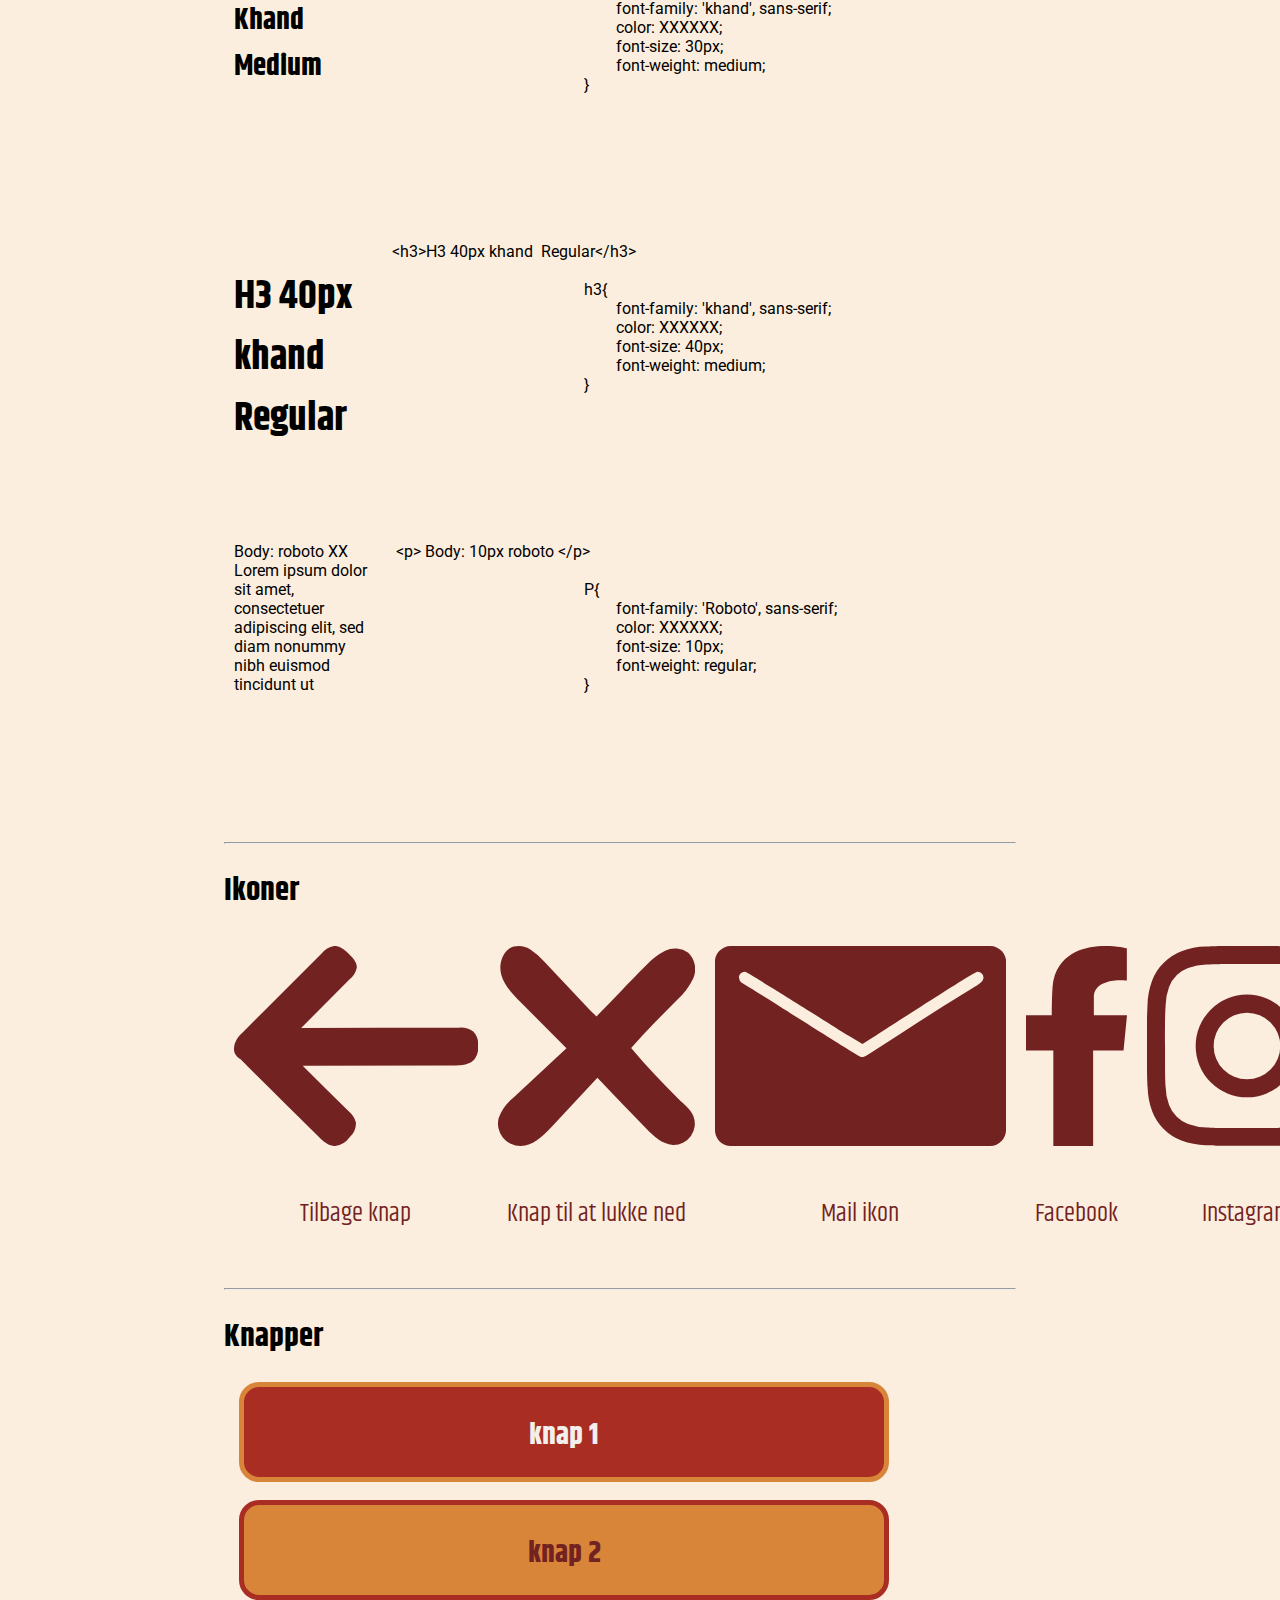
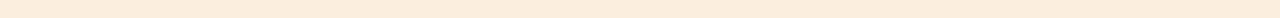
<file: styleguide/Styleguide.html>
<!doctype html>
<html>
<html lang="en">
  <head>
    <meta charset="UTF-8" />
    <meta name="viewport" content="width=device-width, initial-scale=1.0" />
    <link rel="stylesheet" type="text/css" href="./Styleguide.css" />
		<link rel="preconnect" href="https://fonts.gstatic.com">
		<link href="https://fonts.googleapis.com/css2?family=Khand:wght@300;400;500;700&display=swap" rel="stylesheet">
	  	<link rel="preconnect" href="https://fonts.gstatic.com">
		<link href="https://fonts.googleapis.com/css2?family=Roboto:wght@400;500;700&display=swap" rel="stylesheet">
    <title>Styleguide</title>
  </head>

<body>
	<ul class="sidebar">
		<img src="../img/stoppestedet.png" alt="Stoppestedet logo">
		<a href="#farver">Farver</a>
		<a href="#skrifttyper">Skriftyper</a>
		<a href="#ikoner">Ikoner</a>
		<a href="#knapper">Knapper</a>
		
	</ul>
	<div class="content">
		<div><h1>Stoppestedet Styleguide</h1></div>
		<section id="farver">
			<h2>Farver</h2>
	
			<div class="row1">
				<div class="column1"> 
					<svg height="100" width="100">
            			<circle
               			cx="50"
                		cy="50"
                		r="40"
                		stroke="#732222"
                		stroke-width="3"
                		fill="#A92D23"
             			/>
            		</svg>
					<h4>#A92D23</h4>
					<p>Farven benyttes til fyldefarve i udvalte tekstfelter og knapper</p>
				</div>
				<div class="column1">
					<svg height="100" width="100">
              			<circle
                		cx="50"
                		cy="50"
                		r="40"
                		stroke="#732222"
                		stroke-width="3"
                		fill="#732222"
              			/>
           			</svg>
					<h4>#732222</h4>
					<p>Farven benyttes til tekst i orange tekstfelter</p>
				</div>
					<div class="column1">
						<svg height="100" width="100">
              				<circle
                			cx="50"
                			cy="50"
                			r="40"
                			stroke="#732222"
                			stroke-width="3"
                			fill="#d88439"
              				/>
           				</svg>
					<h4>#D88439;</h4>
					<p>Farven benyttes til fyldefarve i udvalte tekstfelter og knapper</p>
					</div>
				<div class="column1">
					<svg height="100" width="100">
              			<circle
                		cx="50"
                		cy="50"
                		r="40"
                		stroke="#732222"
                		stroke-width="3"
                		fill="#FCEEDE"
              			/>
           			</svg>
					<h4>#FCEEDE</h4>
					<p>Farven benyttes til bagrundsfarve</p>
				</div>
				<div class="column1">
					<svg height="100" width="100">
              			<circle
                		cx="50"
                		cy="50"
                		r="40"
                		stroke="#732222"
                		stroke-width="3"
                		fill="#EAA81D"
              			/>
           			</svg>
					<h4>#EAA81D</h4>
					<p>Farven benyttes til Peer to Peer logo</p>
				</div>
				<div class="column1">
					<svg height="100" width="100">
              			<circle
                		cx="50"
                		cy="50"
                		r="40"
                		stroke="#732222"
                		stroke-width="3"
                		fill="#F3EFEC"
              			/>
           			</svg>
					<h4>#F3EFEC</h4>
					<p>Farven benyttes til tekst i røde tekstfelter</p>
				</div>
			</div>
		</section>
		<br>
		<hr/>
		<section id="skrifttyper"> 
			<h1>Skriftyper</h1>
			<div class="row2">
				<div class="column2">
					<h1>H1 20 px Khand Bold</h1>
				</div>
				<div class="column2">
					<xmp><h1>H1 20px Khand Bold</h1>
						
						h1{
							font-family: 'khand', sans-serif;
							color: XXXXXX;
							font-size: 20px;
							font-weight: bold;
						}
					</xmp>
				</div>
			</div>
			<div class="row2">
				<div class="column2">
					<h2>H2 30px Khand Medium</h2>
				</div>
				<div class="column2">
					<xmp><h2>H2 30px Khand Medium</h2>
					
						h2{
							font-family: 'khand', sans-serif;
							color: XXXXXX;
							font-size: 30px;
							font-weight: medium;
						}
					</xmp>
				</div>
			</div>
			
			<div class="row2">
				<div class="column2">
					<h3>H3 40px khand Regular</h3>
				</div>
				<div class="column2">
					<xmp><h3>H3 40px khand  Regular</h3>
						
						h3{
							font-family: 'khand', sans-serif;
							color: XXXXXX;
							font-size: 40px;
							font-weight: medium;
						}
					</xmp>
				</div>
			</div>
			<div class="row2">
				<div class="column2">
					<p>
						Body: roboto XX Lorem ipsum dolor sit amet, consectetuer
          				adipiscing elit, sed diam nonummy nibh euismod tincidunt ut
					</p>
				</div>
				<div class="column2">
					<xmp> <p> Body: 10px roboto </p>
						
						P{
							font-family: 'Roboto', sans-serif;
							color: XXXXXX;
							font-size: 10px;
							font-weight: regular;
						}
					</xmp>
				</div>
			</div>
		</section>
		<br>
		<hr/>
		<section id="ikoner">
		<h1>Ikoner</h1>
		<div class="flex-container">
			<div><img src="../img/Ikoner/pil mørk rød.svg" alt="Tilbage knap">
        Tilbage knap</div>
			<div><img src="../img/Ikoner/kryds mørk rød.svg" alt="Knap til at lukke ned">
        Knap til at lukke ned</div>
			<div><img src="../img/Ikoner/mail mørk rød.svg" alt="Tilbage knap">
        Mail ikon</div>
			<div class="Facebook-knap"><img src="../img/Ikoner/face mørk rød.svg" alt="Facebook forbindelse">
        Facebook</div>
			<div><img src="../img/Ikoner/insta mørk rød.svg" alt="Instagram forbindelse">
        Instagram</div>
		</div>
			
		</section>
		<br>
		<hr/>
		<section id="knapper">
			<h1>Knapper</h1>
				<div class="oversigt-box"><a href="./"><h2>knap 1</h2></a><br>
				</div>
				<br>
				<div class="oversigt-box2"><a href="./"><h2> knap 2</h2></a><br>
				</div>
		</section>
		<br>
		
	</div>
	
</body>
</html>
</file>
<file: style/Style.css>
/* 
Denne tilføjes hvis media for 600px og under aktiveres

@media only screen and (max-width: 1300px){ }*/

*{ box-sizing: border-box;}

body {

	background-color: #FCEEDE;
	padding-top: 20px;
	margin: 0px;
	width: 100%;
  }

  .dummystart {
	position: absolute;
	top: 50%;
	left: 25%;
	right: 25%;
	color: #Fceede;
	background-color: #732222;
	border-radius: 10px;
	border: 3px solid #732222;
	padding: 10px;
	text-align: center;
	text-decoration: none;
	

  }

  .tilbage {
	position: absolute;
	top: 0px;
	left: 0px;
	width: 50px;
	padding-top: 10px;
  }


  .logo{
	  display: block;
	  width: 90%;  
	  margin-left: auto;
	  margin-right: auto;
  
  }

  .logo-forsiden{
	  display: block;
	  width: 90%;  
	  margin-left: auto;
	  margin-right: auto;
  
  }

  
  h1{
	  font-family: 'khand regular', sans-serif;
	  font-size: 18px;
	  text-align: left;
	  padding-left: 10px;
	  padding-right: 10px;
  }
  h2{
	  font-family: 'khand', sans-serif;
	  font-size: 30px;
		padding-top: 15px;
		margin: 0px;
		text-align: center;
  }
  
  h3{
	  font-family: 'khand', sans-serif;
	  font-size: 40px;
	  margin-top: 0px;
	  margin-bottom: 0px;
  }
  
  h4{
	  font-family: 'khand', sans-serif;
	  font-size: 15px;
  }
  p{
	  font-family: 'roboto';
	  text-align: left;
	  padding-left: 10px;
	  padding-right: 10px;
  }

  .liste {
	  text-align: left;
  }

  button1 {
	  background-color: #A92D23;
	  border: none;
	  color: #F3EFEC;
	  cursor: pointer;
  }

  button2 {
	background-color: #D88439;
	border: none;
	color: #732222;
	cursor: pointer;
}

#EmneIndhold{
	display: none;
	color: #F3EFEC;
	font-family: 'roboto';
	border-radius: 10px;
	background-color: #A92D23;
	border: 5px solid  #D88439;
	border-top: none;
	border-radius: 20px;
}

#EmneIndhold2{
	display: none;
	color: #732222;
	font-family: 'roboto';
	border-radius: 10px;
	background-color: #D88439;
	border: 5px solid  #A92D23;
	border-top: none;
	border-radius: 20px;
}

#EmneIndhold3{
	display: none;
	
	color: #F3EFEC;
	font-family: 'roboto';
	border-radius: 10px;
	background-color: #A92D23;
	border: 5px solid  #D88439;
	border-top: none;
	border-radius: 20px;
}

#EmneIndhold4{
	display: none;
	color: #732222;
	font-family: 'roboto';
	border-radius: 10px;
	background-color: #D88439;
	border: 5px solid  #A92D23;
	border-top: none;
	border-radius: 20px;
}

#EmneIndhold5{
	display: none;
	
	color: #F3EFEC;
	font-family: 'roboto';
	border-radius: 10px;
	background-color: #A92D23;
	border: 5px solid  #D88439;
	border-top: none;
	border-radius: 20px;
}

#EmneIndhold6{
	display: none;
	color: #732222;
	font-family: 'roboto';
	border-radius: 10px;
	background-color: #D88439;
	border: 5px solid  #A92D23;
	border-top: none;
	border-radius: 20px;
}

#EmneIndhold7{
	display: none;
	
	color: #F3EFEC;
	font-family: 'roboto';
	border-radius: 10px;
	background-color: #A92D23;
	border: 5px solid  #D88439;
	border-top: none;
	border-radius: 20px;
}

#EmneIndhold8{
	display: none;
	color: #732222;
	font-family: 'roboto';
	border-radius: 10px;
	background-color: #D88439;
	border: 5px solid  #A92D23;
	border-top: none;
	border-radius: 20px;
}

#EmneIndhold9{
	display: none;
	
	color: #F3EFEC;
	font-family: 'roboto';
	border-radius: 10px;
	background-color: #A92D23;
	border: 5px solid  #D88439;
	border-top: none;
	border-radius: 20px;
}

#EmneIndhold10{
	display: none;
	color: #732222;
	font-family: 'roboto';
	border-radius: 10px;
	background-color: #D88439;
	border: 5px solid  #A92D23;
	border-top: none;
	border-radius: 20px;
}

#EmneIndhold11{
	display: none;
	
	color: #F3EFEC;
	font-family: 'roboto';
	border-radius: 10px;
	background-color: #A92D23;
	border: 5px solid  #D88439;
	border-top: none;
	border-radius: 20px;
}

#EmneIndhold12{
	display: none;
	color: #732222;
	font-family: 'roboto';
	border-radius: 10px;
	background-color: #D88439;
	border: 5px solid  #A92D23;
	border-top: none;
	border-radius: 20px;
}

#EmneIndhold13{
	display: none;
	
	color: #F3EFEC;
	font-family: 'roboto';
	border-radius: 10px;
	background-color: #A92D23;
	border: 5px solid  #D88439;
	border-top: none;
	border-radius: 20px;
}

#EmneIndhold14{
	display: none;
	color: #732222;
	font-family: 'roboto';
	border-radius: 10px;
	background-color: #D88439;
	border: 5px solid  #A92D23;
	border-top: none;
	border-radius: 20px;
}

#EmneIndhold15{
	display: none;
	
	color: #F3EFEC;
	font-family: 'roboto';
	border-radius: 10px;
	background-color: #A92D23;
	border: 5px solid  #D88439;
	border-top: none;
	border-radius: 20px;
}

#EmneIndhold16{
	display: none;
	color: #732222;
	font-family: 'roboto';
	border-radius: 10px;
	background-color: #D88439;
	border: 5px solid  #A92D23;
	border-top: none;
	border-radius: 20px;
}

  .oversigt {
		  
		  padding-bottom:50px;
		  width: 100%;
		  background-color: #FCEEDE;
		  align-items:center;
		  justify-content: center;
		  text-align: center;
  
  }
  
  .oversigt-boxes {
		  display: flex;
		  flex-direction: column;
		  justify-content: space-between, center;
		  padding-top:60px; 
		  text-align: center;
		  align-items: center;
		  width: 100%;
  }
  .oversigt-box{
		  height: 80px;
		  width: 90%;
		  background-color: #A92D23;
		  text-decoration: none;
		  border: 3px solid;
		  border-color: #D88439;
		  border-radius: 20px;
	  	  box-shadow: 6px 6px 4px #732222; 
  
  }
  .oversigt-box2{
		  height: 80px;
		  width: 90%;
		  padding-top: 0px;
		  background-color: #D88439;
		  text-decoration: none;
		  border: 3px solid #732222;
		  border-color: #A92D23;
		  border-radius: 20px;
	      box-shadow: 6px 6px 2px #732222; 
	  
  }
  .oversigt-box a{
		  text-decoration: none;
		  color: #F3EFEC;
	  
  }
  .oversigt-box2 a{
		  text-decoration: none;
		  color: #732222;
	  
  }
  
  .peer-content{
		  align-content: center;
		  
  }
  
  .peerlogo{
	display: block;
	margin-top: 70px;
	width: 90%;  
	margin-left: auto;
	margin-right: auto;
  }

  .peertopeer-img{
	display: block;
	margin-left: auto;
	margin-right: auto;
  }
  
  .peer-text{
		  color: #732222;
		  margin: 40px;
		
  }

  .aabentsind-content{
		  align-content: center;
  }

  .aabentsindlogo{
	display: block;
	margin-left: 20px;
	margin-right: 20px;
	margin-top: 50px;
	width: 90%;  
	
  }

  .aabentsind-img{
	display: block;
	margin-left: auto;
	margin-right: auto;
  }
  
  
  .aabentsind-text{
		  color: #732222;
		  margin: 40px;
	  
  }.paaroerendegruppen-content{
		  align-content: center;  
  }
  


  .paaroerendegruppen-img{
	display: block;
	margin-left: auto;
	margin-right: auto;
  }
  
  .paaroerendegruppen-text{
		  color: #732222;
		  margin: 40px;  
  }

.footer {
	margin-bottom: 0px;
		width: 100%;
		height: 100px;
		background-color: #732222;
}

.footermenu{
		list-style-type: none;
		height: 100%;
		margin: 0;
		padding: 0;
}
.footeritem1{
		display: block;
		position: absolute;
		left: 30%;
		height: 50px;
		margin-top: 25px;
}
.footeritem2{
	display: block;
	position: absolute;
	right: 30%;
	height: 50px;
	margin-top: 25px;
}

/* Denne kan tilføjes hvis vi vil have mindre text eller andet, til telefoner 


@media only screen and (max-width: 600px){

*{box-sizing: border-box;}

body {

  background-color: #FCEEDE;
  padding-top: 20px;
  margin-bottom: 50px;
  width: 100%;
}

.tilbage {
	position: absolute;
	top: 0px;
	left: 0px;
	width: 50px;
  }

  .logo{
	display: block;
	margin-top: 70px;
	width: 90%;  
	margin-left: auto;
	margin-right: auto;
  }


h1{
	font-family: 'khand', sans-serif;
}
h2{
	font-family: 'khand', sans-serif;
	  font-size: 30px;
		padding-top: 25px;
		margin: 0px;
		text-align: center;
}
h3{
	font-family: 'roboto', sans-serif;
	  font-size: 60px;
	  margin-top: 50px;
	  margin-bottom: 0px;
}h4{
	font-family: 'roboto', sans-serif;
}
p{
	font-family: "Roboto";
}
.oversigt {
		padding-top:100px;
		padding-bottom:50px;
		width: 100%;
		height: 100vh;
		background-color: #FCEEDE;
		align-items:center;
		justify-content: center;
		text-align: center;

}

.oversigt-boxes {
	display: flex;
	flex-direction: column;
	justify-content: space-between;
	padding-top:122px; 
	text-align: center;
	justify-content: center;
	align-items: center;
	width: 100%;
}
.oversigt-box{
	height: 100px;
	width: 90%;
  
	background-color: #A92D23;
	text-decoration: none;
	border: 5px solid;
	border-color: #D88439;
	border-radius: 20px;

}
.oversigt-box2{
	height: 100px;
	width: 90%;
  
	padding-top: 0px;
	background-color: #D88439;
	text-decoration: none;
	border: 5px solid #732222;
	border-color: #A92D23;
	border-radius: 20px;

}
.oversigt-box a{
		text-decoration: none;
		color: #F3EFEC;
	
}
.oversigt-box2 a{
		text-decoration: none;
		color: #732222;
	
}

.peer-content{
		align-content: center;
		
}

.peer-content img{

}

.peer-text{
		color: #732222;
}
.aabentsind-content{
		align-content: center;
		
}

.aabentsind-content img{

}

.aabentsind-text{
		color: #732222;
	
}
.paaroerendegruppen-content{
		align-content: center;
		
}

.paaroerendegruppen-content img{

}

.paaroerendegruppen-text{
		color: #732222;
	
}
}
*/
</file>
<file: style/kalender style.css>
@charset "utf-8";

 * {
  box-sizing: border-box;
}

body {
  margin: 0px;
  padding: 0px;
  font-family: "Roboto", sans-serif;
  width: 100%;
}

html {
  font-size: 62.5%;
}

.tilbage {
	position: absolute;
	top: 0px;
	left: 0px;
	width: 50px;
	padding-top: 10px;
  }

.container {
  width: 100%;
  height: 90vh;
  background-color: #FCEEDE;
  color: white;
  display: flex;
  justify-content: center;
  align-items: center;
  margin: 0px;
}

.calendar {
  width: 300px;
  height: 400px;
  background-color: #D88439;
  margin: 20px;
}

.month {
  width: 100%;
  height: 92px;
  background-color: #A92D23;
  display: flex;
  justify-content: space-between;
  align-items: center;
  padding: 0 10px;
  text-align: center;
}

.month i {
  font-size: 25px;
  cursor: pointer;
}

.month h1 {
  font-size: 25px;
  font-weight: 400;
  text-transform: uppercase;
  letter-spacing: 1px;
  margin-bottom: 16px;
}

.month p {
  font-size: 20px;
}

.weekdays {
  width: 100%;
  height: 40px;
  padding: 0 6px;
  display: flex;
  align-items: center;
}

.weekdays div {
  font-size: 10px;
  font-weight: 400;
  letter-spacing: 1px;
  width: calc(320px / 7);
  display: flex;
  justify-content: center;
  align-items: center;
}

.days {
  width: 100%;
  display: flex;
  flex-wrap: wrap;
  padding: 2px;
}

.days div {
  font-size: 10px;
  margin: 4.8px;
  width: calc(220px / 7);
  height: 40px;
  display: flex;
  justify-content: center;
  align-items: center;
  transition: background-color 0.5s;
}

.days div:hover:not(.today) {
  background-color: #BFB1A4;
  border: 3px solid #777;
  cursor: pointer;

}

.prev-date,
.next-date {
  opacity: 0.5;
}

.today {
  background-color: #A92D23;
}

  
.footer {
	margin-bottom: 0px;
		width: 100%;
		height: 100px;
		background-color: #732222;
}

.footermenu{
		list-style-type: none;
		height: 100%;
		margin: 0;
		padding: 0;
}
.footeritem1{
		display: block;
		position: absolute;
		left: 30%;
		height: 50px;
		margin-top: 25px;
}
.footeritem2{
	display: block;
	position: absolute;
	right: 30%;
	height: 50px;
	margin-top: 25px;
}
</file>
<file: style/kontaktoplysninger.css>
@import url('https://fonts.googleapis.com/css?family=Josefin+Sans');

*{
  	
  	box-sizing: border-box;
  	outline: none;
  	
}

body{
	background-color: #FCEEDE;
	padding-top: 20px;
	margin: 0px;
	width: 100%;
	height: 100%;
	font-family: 'roboto';
}

.tilbage {
	position: absolute;
	top: 0px;
	left: 0px;
	width: 50px;
	padding-top: 10px;
  }

.description-box{
	
	margin: auto;
  	max-width: 350px;
  	width: 100%;
  	background: #A92D23;
  	padding: 25px;
	margin-top: 50px;
  	border-radius: 10px;
  	box-shadow: 4px 4px 2px #732222; 
	color: #F3EFEC;
}
.contact-form{
	margin: auto;
  	max-width: 350px;
  	width: 100%;
  	background: #A92D23;
  	padding: 25px;
  	border-radius: 10px;
  	box-shadow: 4px 4px 2px #732222; 
	
}

.contact-form h2{
  	text-align: center;
  	margin-bottom: 20px;
  	text-transform: uppercase;
  	letter-spacing: 3px;
  	color: #732222;
}

.contact-form .input_field{
  	margin-bottom: 10px;
  
}

.contact-form .input_field input[type="text"],
.contact-form textarea{
  	border: 1px solid #e0e0e0;
  	width: 100%;
  	padding: 10px;
	border-radius: 10px;
	
}

.contact-form textarea{
  	resize: none;
  	height: 80px;
	
}

.contact-form .btn input[type="submit"]{
  	border: 0px;
  	margin-top: 15px;
  	padding: 10px;
  	text-align: center;
  	width: 100%;
  	background: #D88439;
  	color: #732222;
  	text-transform: uppercase;
  	letter-spacing: 5px;
  	font-weight: bold;
  	border-radius: 25px;
  	cursor: pointer;
	
}
.footer {
	
	bottom: 0px;
	margin-top: 20px;
		width: 100%;
		height: 100px;
		background-color: #732222;
}

.footermenu{
		display:flex;
		list-style-type: none;
		height: 100%;
		align-items: center;
		margin: 0;
		padding: 0;
}
.footeritem1{
		display: block;
		position: absolute;
		left: 30%;
		height: 50px;
		margin-top: 15px;
}
.footeritem2{
	display: block;
	position: absolute;
	right: 30%;
	height: 50px;
	margin-top: 15px;
}
#fejl-besked{
  	margin-bottom: 20px;
  	background: #fe8b8e;
  	padding: 0px;
  	text-align: center;
  	font-size: 14px;
  	transition: all 0.5s ease;
	
}

#dropdown {
	border-radius: 10px;
	
}
</file>
<file: style/loading.css>
/* Center the loader */
body {
    background-color: #Fceede;
   
  }

  h2{
	  font-family: 'khand', sans-serif;
	  font-size: 30px;
		margin: 0px;
		text-align: center;
  }

  p{
    font-family: 'roboto';
    margin: 0px 15px 0px 15px;
  }
  
  #loader {
      position: absolute;
      left: 50%;
      top: 50%;
      z-index: 1;
      width: 150px;
      height: 150px;
      margin: -75px 0 0 -75px;
      border: 16px solid #D88439;
      border-radius: 50%;
      border-top: 16px solid #732222;
      -webkit-animation: spin 2s linear infinite;
      animation: spin 2s linear infinite;
    }
    /* Webkit er tilføjet fordi nogle browsere ikke understøtter animationer*/

    @-webkit-keyframes spin {
      0% { -webkit-transform: rotate(0deg); }
      100% { -webkit-transform: rotate(360deg); }
    }
    
    @keyframes spin {
      0% { transform: rotate(0deg); }
      100% { transform: rotate(360deg); }
    }
    
    /* effekt til tekst efter loading skærm*/
    
    .animate-bottom {
      position: relative;
      -webkit-animation-name: animatebottom;
      -webkit-animation-duration: 1s;
      animation-name: animatebottom;
      animation-duration: 1s
    }
    
    @-webkit-keyframes animatebottom {
      from { bottom:-100px; opacity:0 } 
      to { bottom:0px; opacity:1 }
    }
    
    @keyframes animatebottom { 
      from{ bottom:-100px; opacity:0 } 
      to{ bottom:0; opacity:1 }
    }
    
    #myDiv {
      display: none;
      text-align: center;
    }
  
    .start {
      position: absolute;
      right: 30%;
      left: 30%;
      color: #Fceede;
      background-color: #732222;
      border-radius: 10px;
      text-align: center;
      text-decoration: none;
      border: 3px solid #732222;
      
    }

    .start:hover {
      position: absolute;
      right: 30%;
      left: 30%;
      color: #Fceede;
      background-color: #732222;
      border-radius: 10px;
      text-align: center;
      text-decoration: none;
      border: 3px solid black;
    }

    .start:active{
      position: absolute;
      right: 30%;
      left: 30%;
      color: #Fceede;
      background-color: #732222;
      border-radius: 10px;
      text-align: center;
      text-decoration: none;
      
      border: 3px solid black;
    }
</file>
<file: styleguide/Styleguide.css>
@charset "utf-8";
/* CSS Document */
body {
  background-color: #FCEEDE;
  padding-top: 20px;
  margin-bottom: 50px;
  width: 80%;
}

h1{
	font-family: 'khand', sans-serif;
}
h2{
  font-family: 'khand', sans-serif;
  font-size: 30px;
}
h3{
  font-family: 'khand', sans-serif;
  font-size: 40px;
}h4{
	font-family: 'roboto', sans-serif;
}
p{
	font-family: 'Roboto', sans-serif;
}
xmp{
	font-family: 'Roboto', sans-serif;
}


hr{
	color:red;
}
a{
	font-size: 20px;
}
.column1 {
  float: left;
  width: 50%;
  padding: 10px;
}

.row1:after {
  content: "";
  display: table;
  clear: both;
}

* {
  box-sizing: border-box;
}

.column2 {
  float: left;
  width: 20%;
  padding: 10px;
  height: 300px;
}

.row2:after {
  content: "";
  display: table;
  clear: both;
}

.sidebar {
  margin: 0;
  padding: 0;
  width: 200px;
  background-color: #A92D23;
  font-family: "khand";
  position: fixed;
  height: 50%;
  overflow: auto;
}
.sidebar a {
  display: block;
  color: #FFFFFF;
  padding: 16px;
  text-decoration: none;
}

.sidebar a.active {
  background-color: #f4c276;
  color: white;
}

.sidebar a:hover:not(.active) {
  background-color: #732222;
  color: white;
}
.sidebar img{
	width: 200px;
}
div.content {
  margin-left: 200px;
  padding: 1px 16px;
  height: 1000px;
}
@media screen and (max-width: 700px) {
  .sidebar {
    width: 100%;
    height: auto;
    position: relative;
  }
  .sidebar a {
    float: left;
  }
  div.content {
    margin-left: 0;
  }
	
}

@media screen and (max-width: 400px) {
  .sidebar a {
    text-align: center;
    float: none;
  }
}
.flex-container {
  display: flex;
  flex-wrap: nowrap;
  align-items: center;
  object-fit: scale-down;
	
}

.flex-container > div {
  margin: 10px;
  text-align: center;
  line-height: 75px;
  font-size: 30px;
  font-family: "Khand";
  color: #732222;
  object-fit: scale-down;
	
}
.flex-container img{
	height: 200px;
	
}
.flex-container div{
	font-size: 25px;
	
}

.oversigt-boxes{
		display: flex;
		justify-content: space-between;
		margin-right: 100px;
		padding-top:122px; 
		text-align: center;
	
}
.oversigt-box{
		height: 100px;
		width: 650px;
		margin: 0 15px;
		background-color: #A92D23;
		text-decoration: none;
		border: 5px solid #A92D23;
		border-color: #D88439;
		border-radius: 20px;
		text-align: center;

}
.oversigt-box2{
		height: 100px;
		width: 650px;
		margin: 0 15px;
		padding-top: 0px;
		background-color: #D88439;
		text-decoration: none;
		border: 5px solid #732222;
		border-color: #A92D23;
		border-radius: 20px;
		text-align: center;
	
}
.oversigt-box a{
		text-decoration: none;
		color: #F3EFEC;
	
}
.oversigt-box2 a{
		text-decoration: none;
		color: #732222;
	
}
</file>
